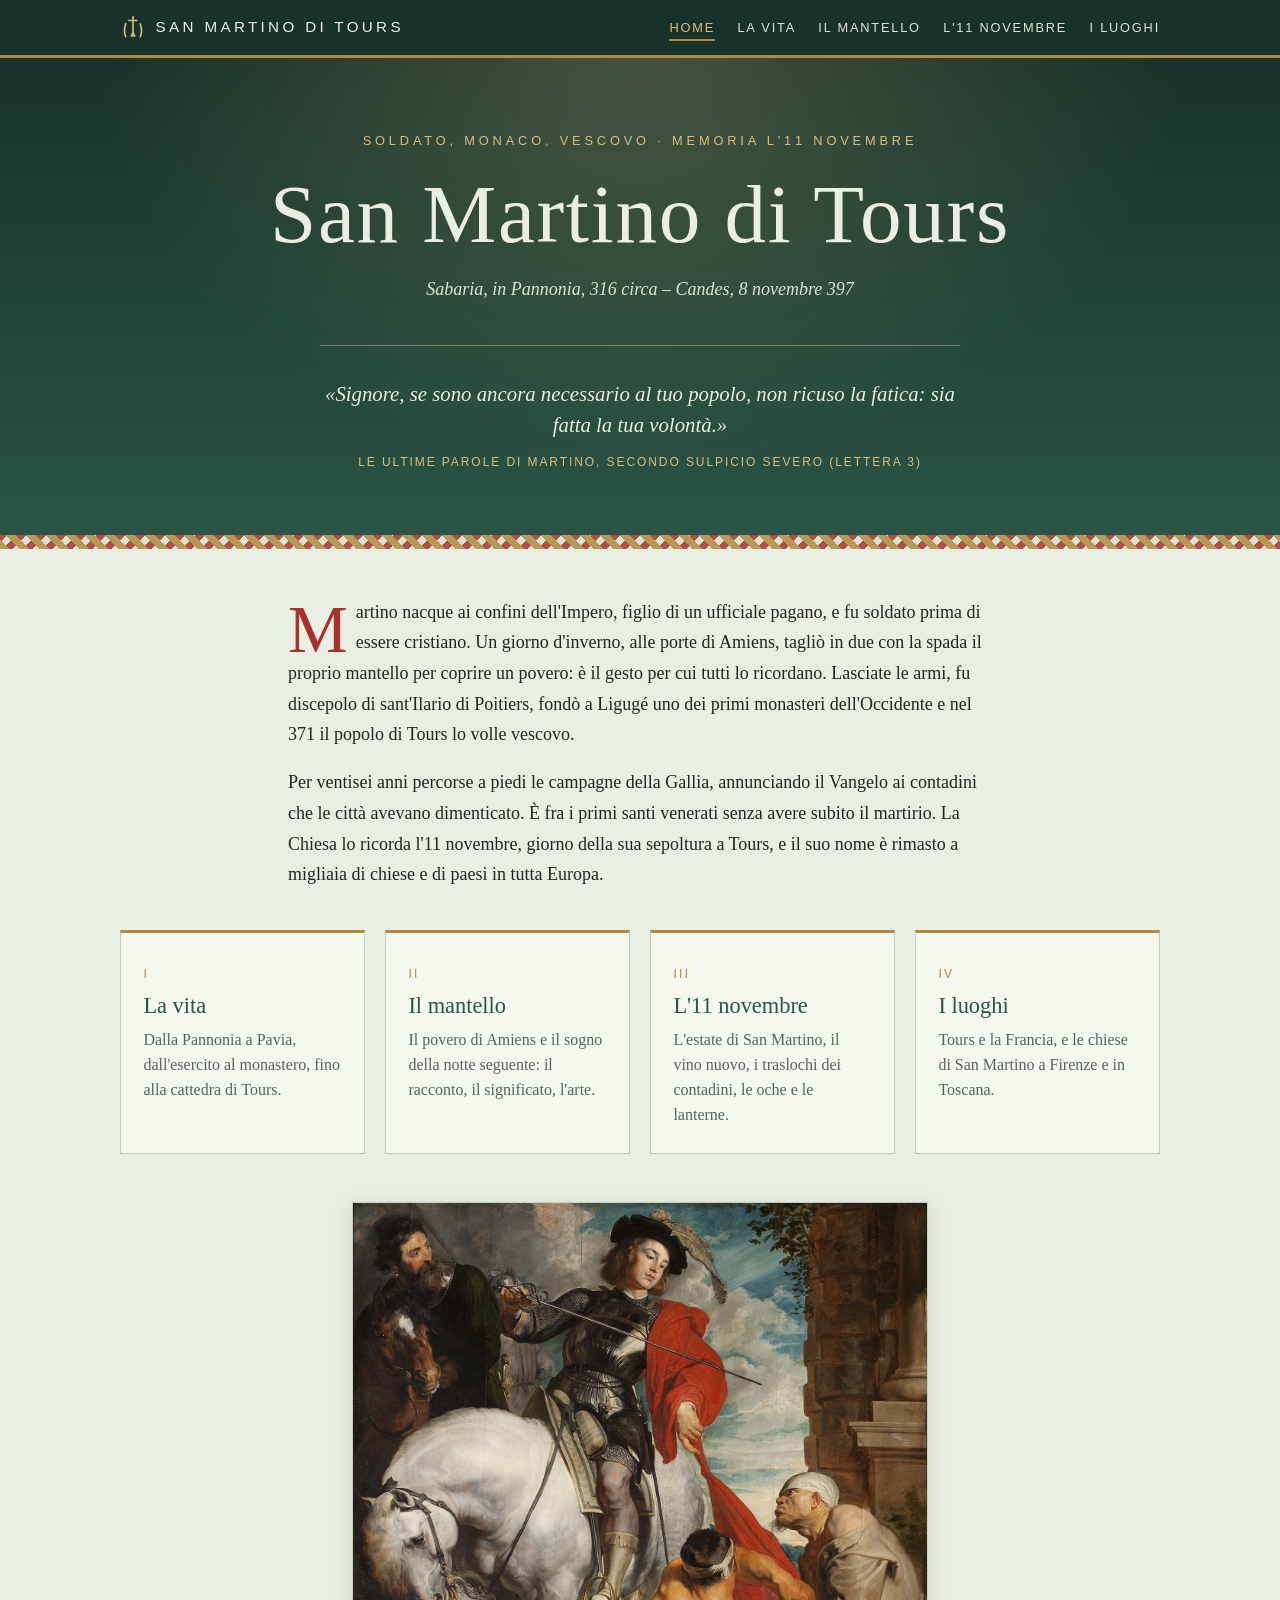
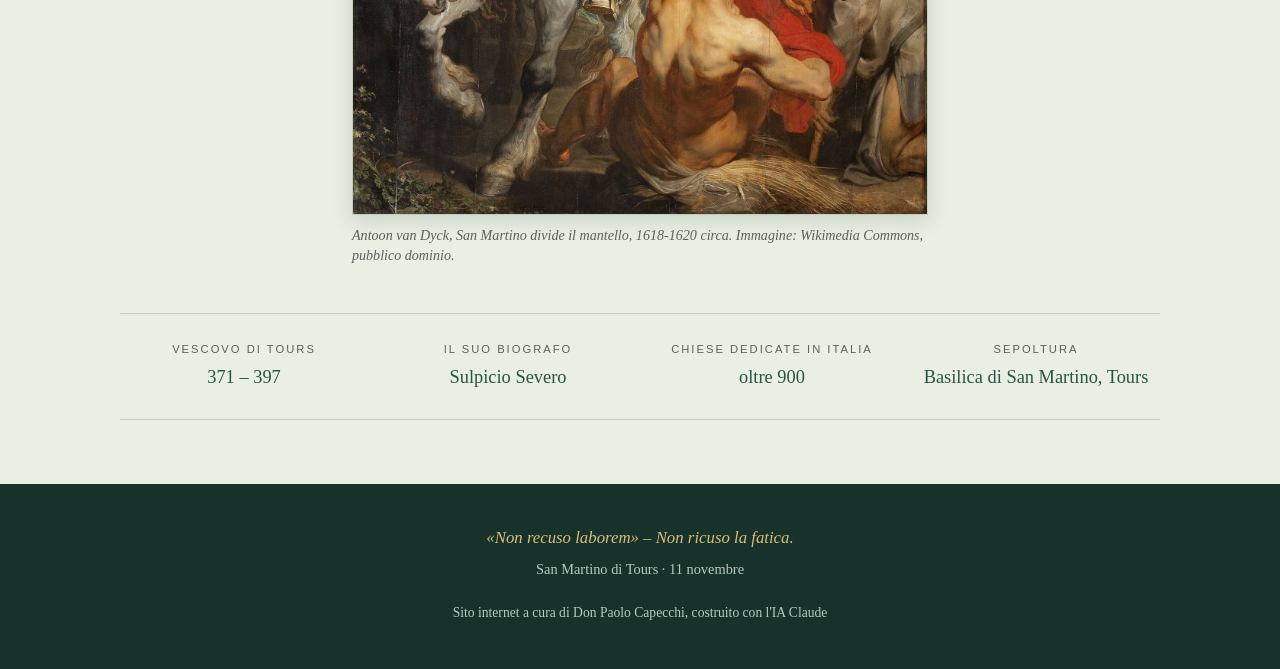
<file: index.html>
<!DOCTYPE html>
<html lang="it">
<head>
<meta charset="utf-8">
<meta name="viewport" content="width=device-width, initial-scale=1">
<title>San Martino di Tours, soldato, monaco e vescovo</title>
<meta name="description" content="La vita di san Martino di Tours (316 circa – 397), il mantello diviso con il povero, le tradizioni dell'11 novembre e i luoghi a lui dedicati.">
<link rel="stylesheet" href="css/style.css">
</head>
<body>

<header class="testata">
  <div class="testata-interno">
    <a class="marchio" href="index.html">
      <svg viewBox="0 0 32 32" aria-hidden="true"><g fill="none" stroke="#d9bd7a" stroke-width="2" stroke-linecap="round" stroke-linejoin="round"><path d="M16 3v20M11 8h10M16 23l-2 4h4z"/><path d="M7 12c-2 6-2 11 0 16M25 12c2 6 2 11 0 16"/></g></svg>
      San Martino di Tours
    </a>
    <nav aria-label="Sezioni del sito">
      <ul class="menu">
        <li><a href="index.html" aria-current="page">Home</a></li>
        <li><a href="vita.html">La vita</a></li>
        <li><a href="mantello.html">Il mantello</a></li>
        <li><a href="tradizioni.html">L'11 novembre</a></li>
        <li><a href="luoghi.html">I luoghi</a></li>
      </ul>
    </nav>
  </div>
</header>

<main>
  <section class="copertina">
    <p class="sopratitolo">Soldato, monaco, vescovo · Memoria l'11 novembre</p>
    <h1>San Martino di Tours</h1>
    <p class="date">Sabaria, in Pannonia, 316 circa – Candes, 8 novembre 397</p>
    <blockquote>
      «Signore, se sono ancora necessario al tuo popolo, non ricuso la fatica:
      sia fatta la tua volontà.»
      <cite>Le ultime parole di Martino, secondo Sulpicio Severo (Lettera 3)</cite>
    </blockquote>
  </section>
  <div class="mosaico" aria-hidden="true"></div>

  <div class="colonna larga">
    <div class="colonna" style="padding:0">
      <p class="capolettera">Martino nacque ai confini dell'Impero, figlio di un ufficiale pagano, e
      fu soldato prima di essere cristiano. Un giorno d'inverno, alle porte di Amiens, tagliò in due
      con la spada il proprio mantello per coprire un povero: è il gesto per cui tutti lo ricordano.
      Lasciate le armi, fu discepolo di sant'Ilario di Poitiers, fondò a Ligugé uno dei primi
      monasteri dell'Occidente e nel 371 il popolo di Tours lo volle vescovo.</p>
      <p>Per ventisei anni percorse a piedi le campagne della Gallia, annunciando il Vangelo ai
      contadini che le città avevano dimenticato. È fra i primi santi venerati senza avere subito il
      martirio. La Chiesa lo ricorda l'11 novembre, giorno della sua sepoltura a Tours, e il suo nome
      è rimasto a migliaia di chiese e di paesi in tutta Europa.</p>
    </div>

    <div class="schede">
      <a class="scheda" href="vita.html">
        <span class="numero">I</span>
        <h2>La vita</h2>
        <p>Dalla Pannonia a Pavia, dall'esercito al monastero, fino alla cattedra di Tours.</p>
      </a>
      <a class="scheda" href="mantello.html">
        <span class="numero">II</span>
        <h2>Il mantello</h2>
        <p>Il povero di Amiens e il sogno della notte seguente: il racconto, il significato, l'arte.</p>
      </a>
      <a class="scheda" href="tradizioni.html">
        <span class="numero">III</span>
        <h2>L'11 novembre</h2>
        <p>L'estate di San Martino, il vino nuovo, i traslochi dei contadini, le oche e le lanterne.</p>
      </a>
      <a class="scheda" href="luoghi.html">
        <span class="numero">IV</span>
        <h2>I luoghi</h2>
        <p>Tours e la Francia, e le chiese di San Martino a Firenze e in Toscana.</p>
      </a>
    </div>

    <figure class="figura ampia media">
      <a href="mantello.html"><img src="img/vandyck.jpg" width="1503" height="1600" loading="lazy"
        alt="Dipinto: Martino, giovane cavaliere in armatura su un cavallo bianco, taglia con la spada il mantello rosso che due mendicanti seminudi afferrano dal basso."></a>
      <figcaption>Antoon van Dyck, <em>San Martino divide il mantello</em>, 1618-1620 circa. Immagine: Wikimedia Commons, pubblico dominio.</figcaption>
    </figure>

    <dl class="dati">
      <div><dt>Vescovo di Tours</dt><dd>371 – 397</dd></div>
      <div><dt>Il suo biografo</dt><dd>Sulpicio Severo</dd></div>
      <div><dt>Chiese dedicate in Italia</dt><dd>oltre 900</dd></div>
      <div><dt>Sepoltura</dt><dd>Basilica di San Martino, Tours</dd></div>
    </dl>
  </div>
</main>

<footer class="piede">
  <p class="motto">«Non recuso laborem» – Non ricuso la fatica.</p>
  <p>San Martino di Tours · 11 novembre</p>
  <p style="margin-top:1.2rem; font-size:0.85rem">Sito internet a cura di Don Paolo Capecchi, costruito con l'IA Claude</p>
</footer>

</body>
</html>
</file>
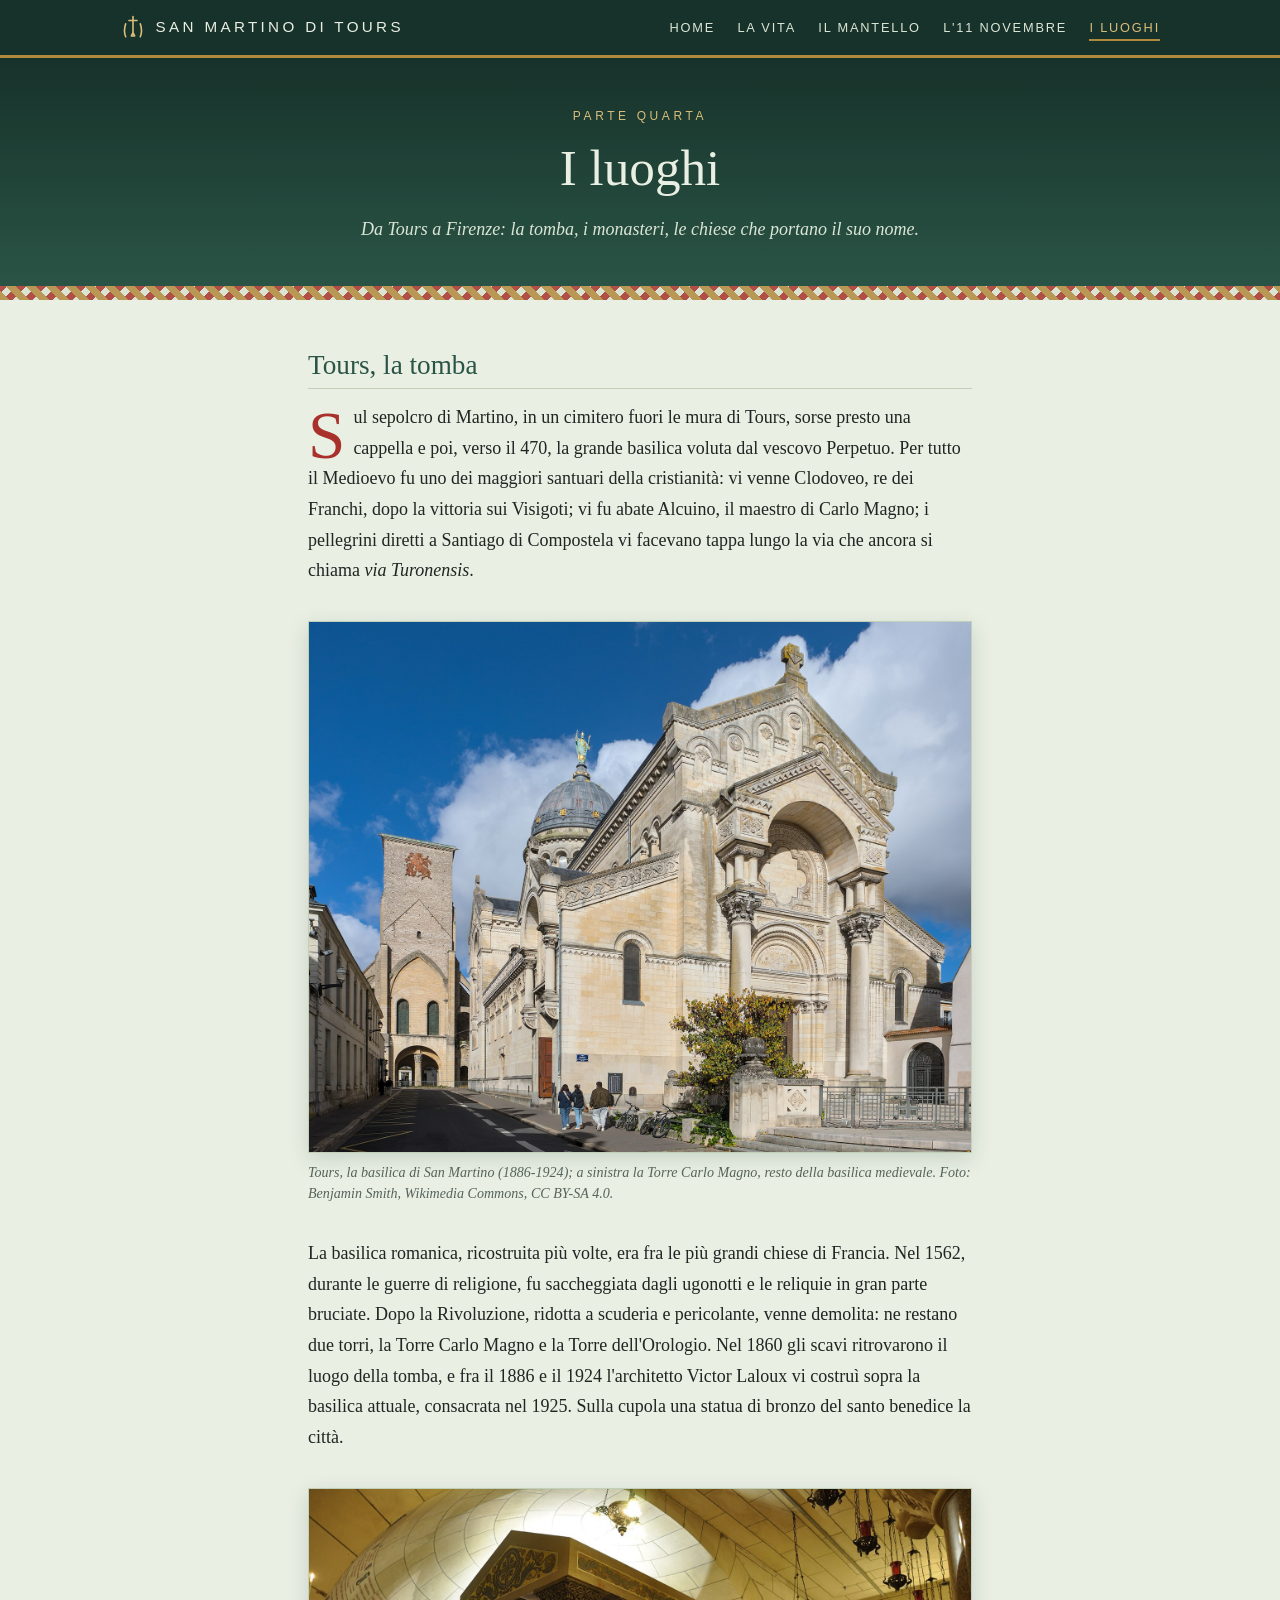
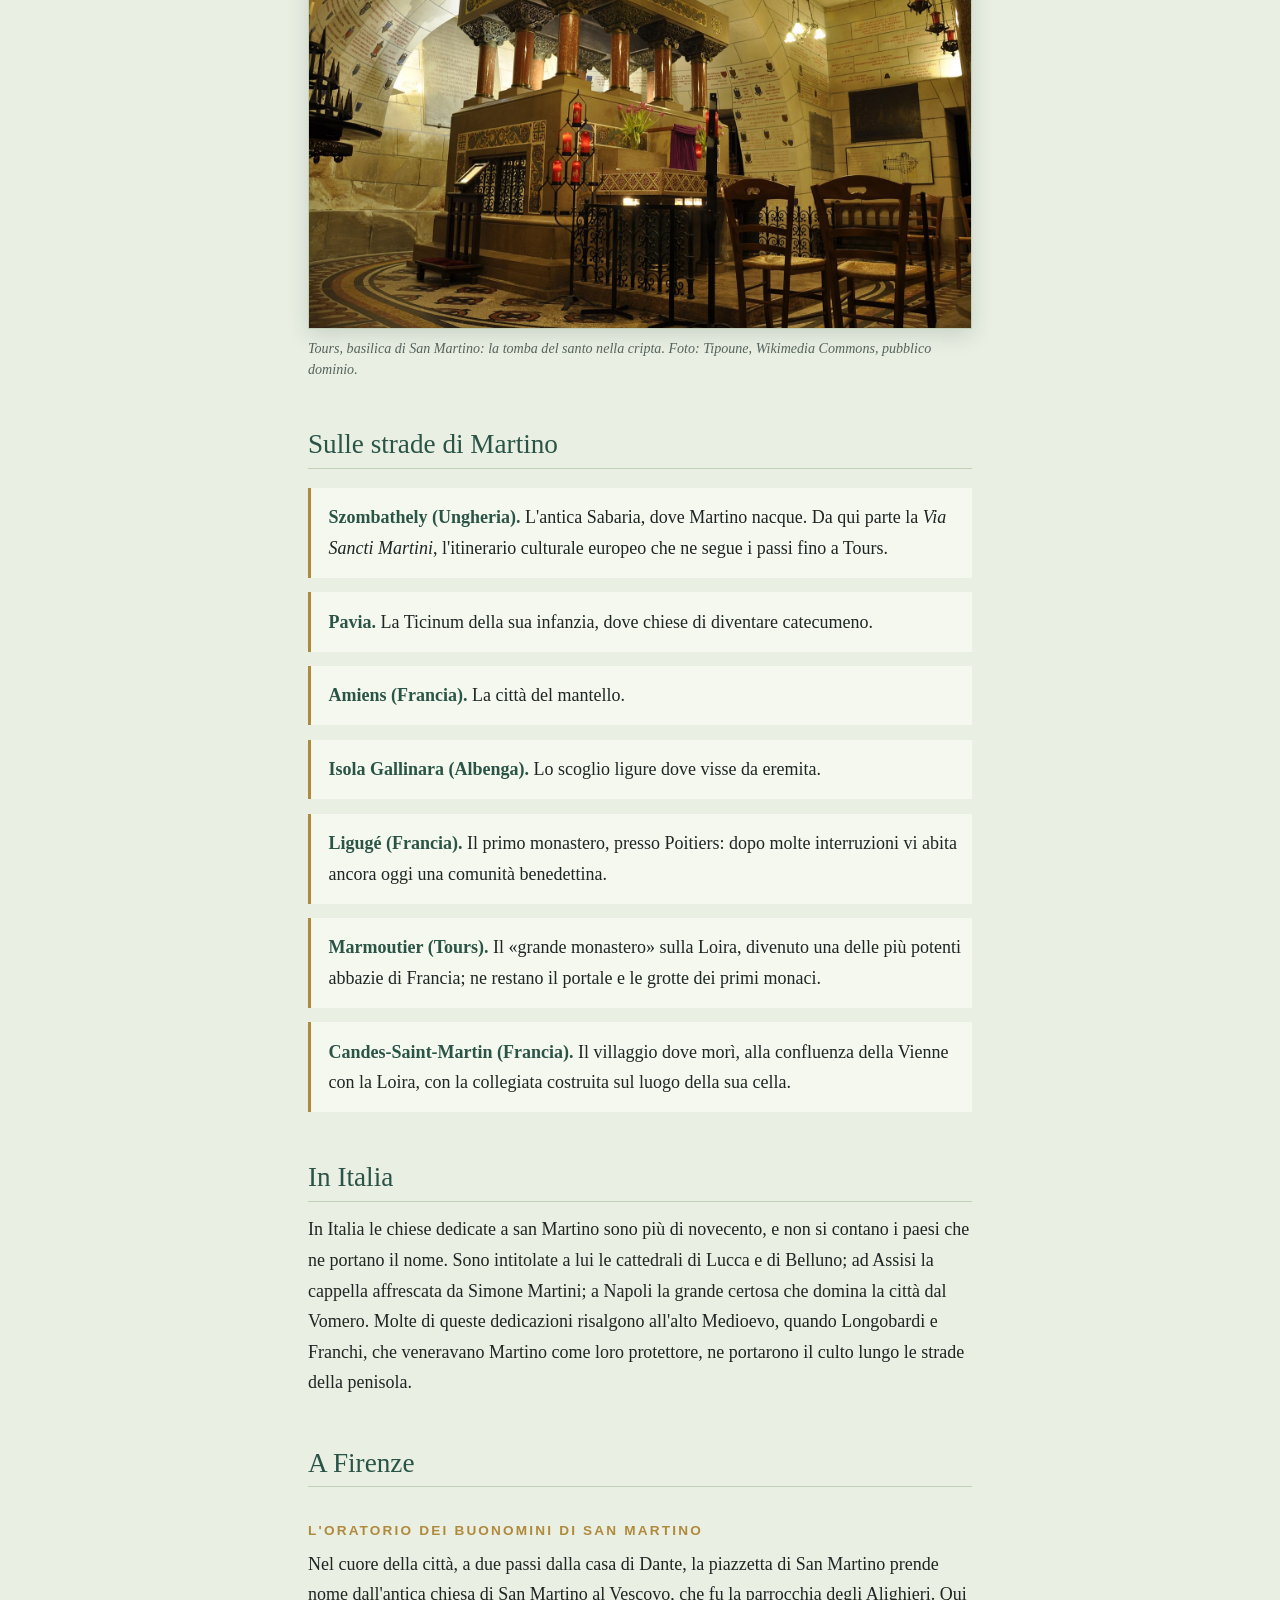
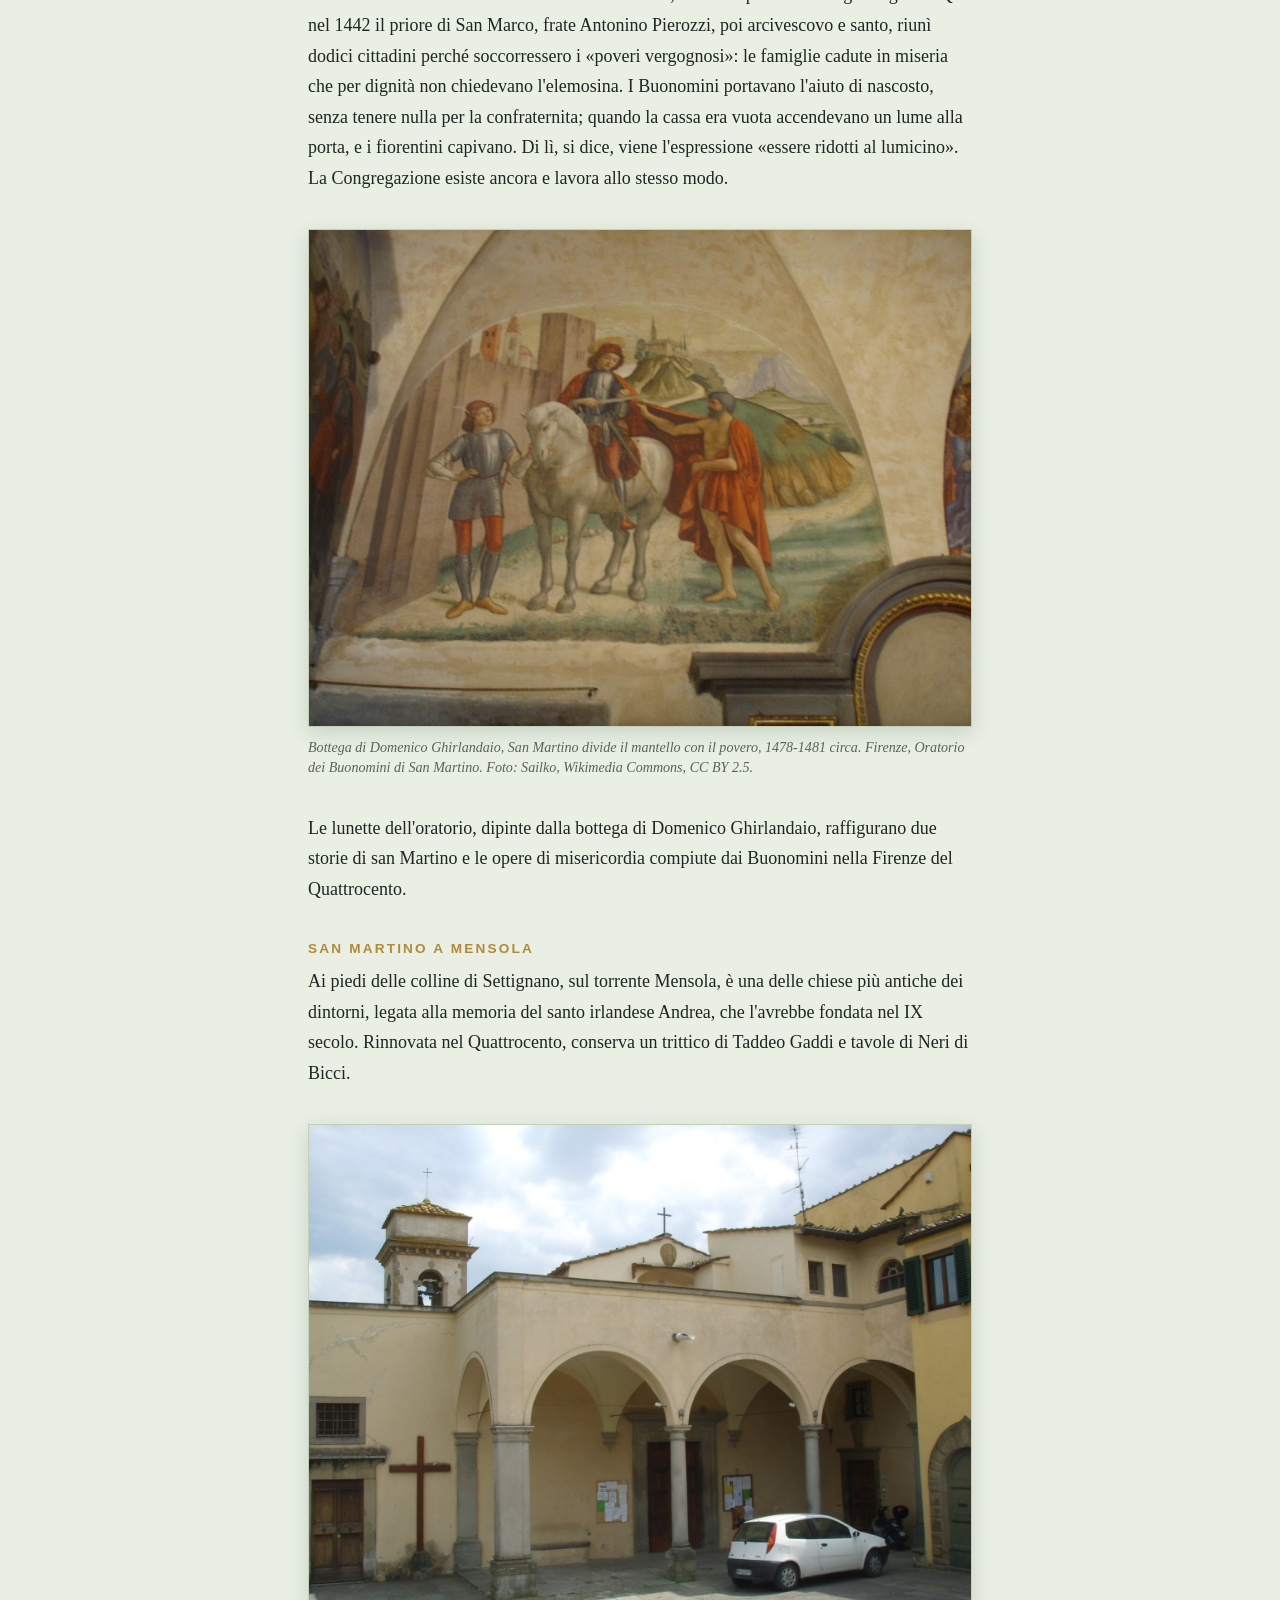
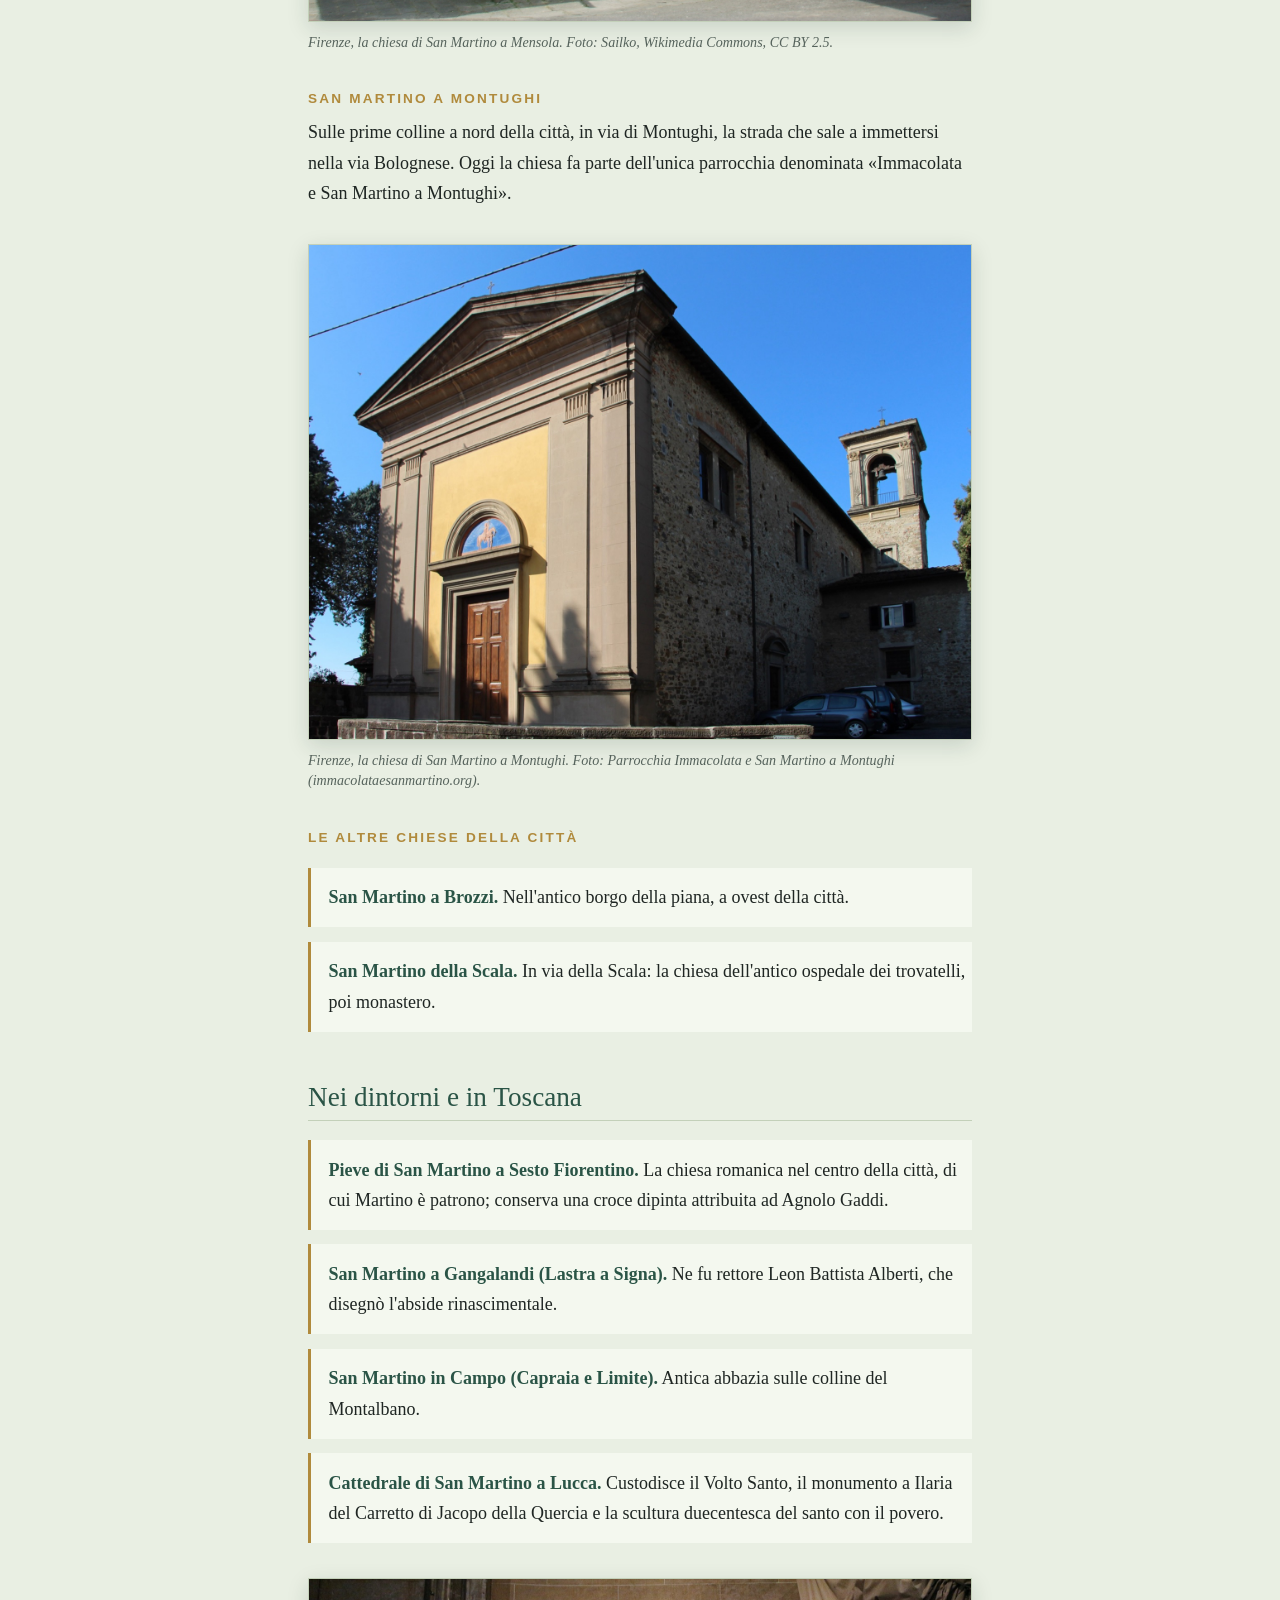
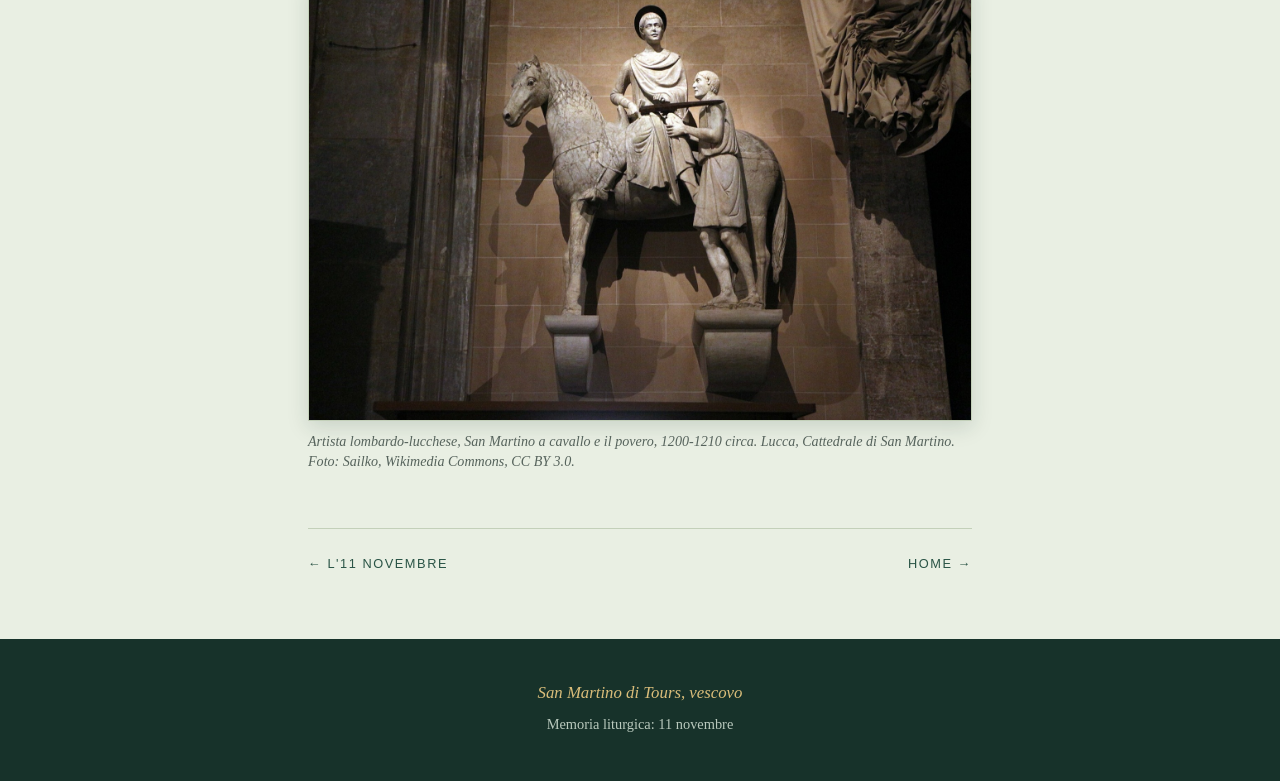
<file: luoghi.html>
<!DOCTYPE html>
<html lang="it">
<head>
<meta charset="utf-8">
<meta name="viewport" content="width=device-width, initial-scale=1">
<title>I luoghi · San Martino di Tours</title>
<meta name="description" content="I luoghi di san Martino: la basilica e la tomba a Tours, Ligugé, Marmoutier, Candes, e le chiese di San Martino a Firenze e in Toscana.">
<link rel="stylesheet" href="css/style.css">
</head>
<body>

<header class="testata">
  <div class="testata-interno">
    <a class="marchio" href="index.html">
      <svg viewBox="0 0 32 32" aria-hidden="true"><g fill="none" stroke="#d9bd7a" stroke-width="2" stroke-linecap="round" stroke-linejoin="round"><path d="M16 3v20M11 8h10M16 23l-2 4h4z"/><path d="M7 12c-2 6-2 11 0 16M25 12c2 6 2 11 0 16"/></g></svg>
      San Martino di Tours
    </a>
    <nav aria-label="Sezioni del sito">
      <ul class="menu">
        <li><a href="index.html">Home</a></li>
        <li><a href="vita.html">La vita</a></li>
        <li><a href="mantello.html">Il mantello</a></li>
        <li><a href="tradizioni.html">L'11 novembre</a></li>
        <li><a href="luoghi.html" aria-current="page">I luoghi</a></li>
      </ul>
    </nav>
  </div>
</header>

<main>
  <section class="titolo-pagina">
    <p class="sopratitolo">Parte quarta</p>
    <h1>I luoghi</h1>
    <p class="occhiello">Da Tours a Firenze: la tomba, i monasteri, le chiese che portano il suo nome.</p>
  </section>
  <div class="mosaico" aria-hidden="true"></div>

  <article class="colonna">

    <h2>Tours, la tomba</h2>
    <p class="capolettera">Sul sepolcro di Martino, in un cimitero fuori le mura di Tours, sorse
    presto una cappella e poi, verso il 470, la grande basilica voluta dal vescovo Perpetuo. Per
    tutto il Medioevo fu uno dei maggiori santuari della cristianità: vi venne Clodoveo, re dei
    Franchi, dopo la vittoria sui Visigoti; vi fu abate Alcuino, il maestro di Carlo Magno; i
    pellegrini diretti a Santiago di Compostela vi facevano tappa lungo la via che ancora si chiama
    <em>via Turonensis</em>.</p>
    <figure class="figura">
      <img src="img/basilica.jpg" width="1600" height="1280" loading="lazy"
        alt="Fotografia: la basilica in pietra chiara, con la cupola sormontata dalla statua del santo; a sinistra, in fondo alla via, la torre medievale.">
      <figcaption>Tours, la basilica di San Martino (1886-1924); a sinistra la Torre Carlo Magno, resto della basilica medievale. Foto: Benjamin Smith, Wikimedia Commons, CC BY-SA 4.0.</figcaption>
    </figure>
    <p>La basilica romanica, ricostruita più volte, era fra le più grandi chiese di Francia. Nel
    1562, durante le guerre di religione, fu saccheggiata dagli ugonotti e le reliquie in gran
    parte bruciate. Dopo la Rivoluzione, ridotta a scuderia e pericolante, venne demolita: ne
    restano due torri, la Torre Carlo Magno e la Torre dell'Orologio. Nel 1860 gli scavi
    ritrovarono il luogo della tomba, e fra il 1886 e il 1924 l'architetto Victor Laloux vi
    costruì sopra la basilica attuale, consacrata nel 1925. Sulla cupola una statua di bronzo del
    santo benedice la città.</p>
    <figure class="figura">
      <img src="img/tomba.jpg" width="1600" height="1062" loading="lazy"
        alt="Fotografia: la cripta della basilica, con il sepolcro del santo sotto un'edicola a colonne di granito, circondato da lumi rossi.">
      <figcaption>Tours, basilica di San Martino: la tomba del santo nella cripta. Foto: Tipoune, Wikimedia Commons, pubblico dominio.</figcaption>
    </figure>

    <h2>Sulle strade di Martino</h2>
    <ul class="luoghi">
      <li><strong>Szombathely (Ungheria).</strong> L'antica Sabaria, dove Martino nacque. Da qui
      parte la <em>Via Sancti Martini</em>, l'itinerario culturale europeo che ne segue i passi
      fino a Tours.</li>
      <li><strong>Pavia.</strong> La Ticinum della sua infanzia, dove chiese di diventare
      catecumeno.</li>
      <li><strong>Amiens (Francia).</strong> La città del mantello.</li>
      <li><strong>Isola Gallinara (Albenga).</strong> Lo scoglio ligure dove visse da eremita.</li>
      <li><strong>Ligugé (Francia).</strong> Il primo monastero, presso Poitiers: dopo molte
      interruzioni vi abita ancora oggi una comunità benedettina.</li>
      <li><strong>Marmoutier (Tours).</strong> Il «grande monastero» sulla Loira, divenuto una
      delle più potenti abbazie di Francia; ne restano il portale e le grotte dei primi monaci.</li>
      <li><strong>Candes-Saint-Martin (Francia).</strong> Il villaggio dove morì, alla confluenza
      della Vienne con la Loira, con la collegiata costruita sul luogo della sua cella.</li>
    </ul>

    <h2>In Italia</h2>
    <p>In Italia le chiese dedicate a san Martino sono più di novecento, e non si contano i
    paesi che ne portano il nome. Sono intitolate a lui le cattedrali di Lucca e di Belluno; ad
    Assisi la cappella affrescata da Simone Martini; a Napoli la grande certosa che domina la città
    dal Vomero. Molte di queste dedicazioni risalgono all'alto Medioevo, quando Longobardi e
    Franchi, che veneravano Martino come loro protettore, ne portarono il culto lungo le strade
    della penisola.</p>

    <h2>A Firenze</h2>
    <h3>L'Oratorio dei Buonomini di San Martino</h3>
    <p>Nel cuore della città, a due passi dalla casa di Dante, la piazzetta di San Martino prende
    nome dall'antica chiesa di San Martino al Vescovo, che fu la parrocchia degli Alighieri. Qui
    nel 1442 il priore di San Marco, frate Antonino Pierozzi, poi arcivescovo e santo, riunì dodici
    cittadini perché soccorressero i «poveri vergognosi»: le famiglie cadute in miseria che per
    dignità non chiedevano l'elemosina. I Buonomini portavano l'aiuto di nascosto, senza tenere
    nulla per la confraternita; quando la cassa era vuota accendevano un lume alla porta, e i
    fiorentini capivano. Di lì, si dice, viene l'espressione «essere ridotti al lumicino». La
    Congregazione esiste ancora e lavora allo stesso modo.</p>
    <figure class="figura">
      <img src="img/buonomini.jpg" width="1600" height="1200" loading="lazy"
        alt="Affresco in una lunetta: Martino a cavallo, davanti alle mura di una città, divide il mantello rosso con un povero; a sinistra un giovane scudiero.">
      <figcaption>Bottega di Domenico Ghirlandaio, <em>San Martino divide il mantello con il povero</em>, 1478-1481 circa. Firenze, Oratorio dei Buonomini di San Martino. Foto: Sailko, Wikimedia Commons, CC BY 2.5.</figcaption>
    </figure>
    <p>Le lunette dell'oratorio, dipinte dalla bottega di Domenico Ghirlandaio, raffigurano due
    storie di san Martino e le opere di misericordia compiute dai Buonomini nella Firenze del
    Quattrocento.</p>

    <h3>San Martino a Mensola</h3>
    <p>Ai piedi delle colline di Settignano, sul torrente Mensola, è una delle chiese più antiche
    dei dintorni, legata alla memoria del santo irlandese Andrea, che l'avrebbe fondata nel IX
    secolo. Rinnovata nel Quattrocento, conserva un trittico di Taddeo Gaddi e tavole di Neri di
    Bicci.</p>
    <figure class="figura">
      <img src="img/mensola.jpg" width="1600" height="1200" loading="lazy"
        alt="Fotografia: la facciata della chiesa, preceduta da un portico a tre arcate, con il piccolo campanile a sinistra.">
      <figcaption>Firenze, la chiesa di San Martino a Mensola. Foto: Sailko, Wikimedia Commons, CC BY 2.5.</figcaption>
    </figure>

    <h3>San Martino a Montughi</h3>
    <p>Sulle prime colline a nord della città, in via di Montughi, la strada che sale a
    immettersi nella via Bolognese. Oggi la chiesa fa parte dell'unica parrocchia denominata
    «Immacolata e San Martino a Montughi».</p>
    <figure class="figura">
      <img src="img/montughi.jpg" width="1600" height="1194" loading="lazy"
        alt="Fotografia: la facciata neoclassica della chiesa, con il timpano e il portale sormontato da una lunetta, il fianco in pietra e il piccolo campanile sul retro.">
      <figcaption>Firenze, la chiesa di San Martino a Montughi. Foto: Parrocchia Immacolata e San Martino a Montughi (immacolataesanmartino.org).</figcaption>
    </figure>

    <h3>Le altre chiese della città</h3>
    <ul class="luoghi">
      <li><strong>San Martino a Brozzi.</strong> Nell'antico borgo della piana, a ovest della
      città.</li>
      <li><strong>San Martino della Scala.</strong> In via della Scala: la chiesa dell'antico
      ospedale dei trovatelli, poi monastero.</li>
    </ul>

    <h2>Nei dintorni e in Toscana</h2>
    <ul class="luoghi">
      <li><strong>Pieve di San Martino a Sesto Fiorentino.</strong> La chiesa romanica nel centro
      della città, di cui Martino è patrono; conserva una croce dipinta attribuita ad Agnolo
      Gaddi.</li>
      <li><strong>San Martino a Gangalandi (Lastra a Signa).</strong> Ne fu rettore Leon Battista
      Alberti, che disegnò l'abside rinascimentale.</li>
      <li><strong>San Martino in Campo (Capraia e Limite).</strong> Antica abbazia sulle colline
      del Montalbano.</li>
      <li><strong>Cattedrale di San Martino a Lucca.</strong> Custodisce il Volto Santo, il
      monumento a Ilaria del Carretto di Jacopo della Quercia e la scultura duecentesca del santo
      con il povero.</li>
    </ul>
    <figure class="figura">
      <img src="img/lucca.jpg" width="1600" height="1066" loading="lazy"
        alt="Gruppo scultoreo in pietra: Martino a cavallo taglia il mantello, che il povero in piedi accanto a lui tiene con le mani.">
      <figcaption>Artista lombardo-lucchese, <em>San Martino a cavallo e il povero</em>, 1200-1210 circa. Lucca, Cattedrale di San Martino. Foto: Sailko, Wikimedia Commons, CC BY 3.0.</figcaption>
    </figure>

    <nav class="prosegui" aria-label="Pagine vicine">
      <a href="tradizioni.html">← L'11 novembre</a>
      <a class="avanti" href="index.html">Home →</a>
    </nav>
  </article>
</main>

<footer class="piede">
  <p class="motto">San Martino di Tours, vescovo</p>
  <p>Memoria liturgica: 11 novembre</p>
</footer>

</body>
</html>
</file>
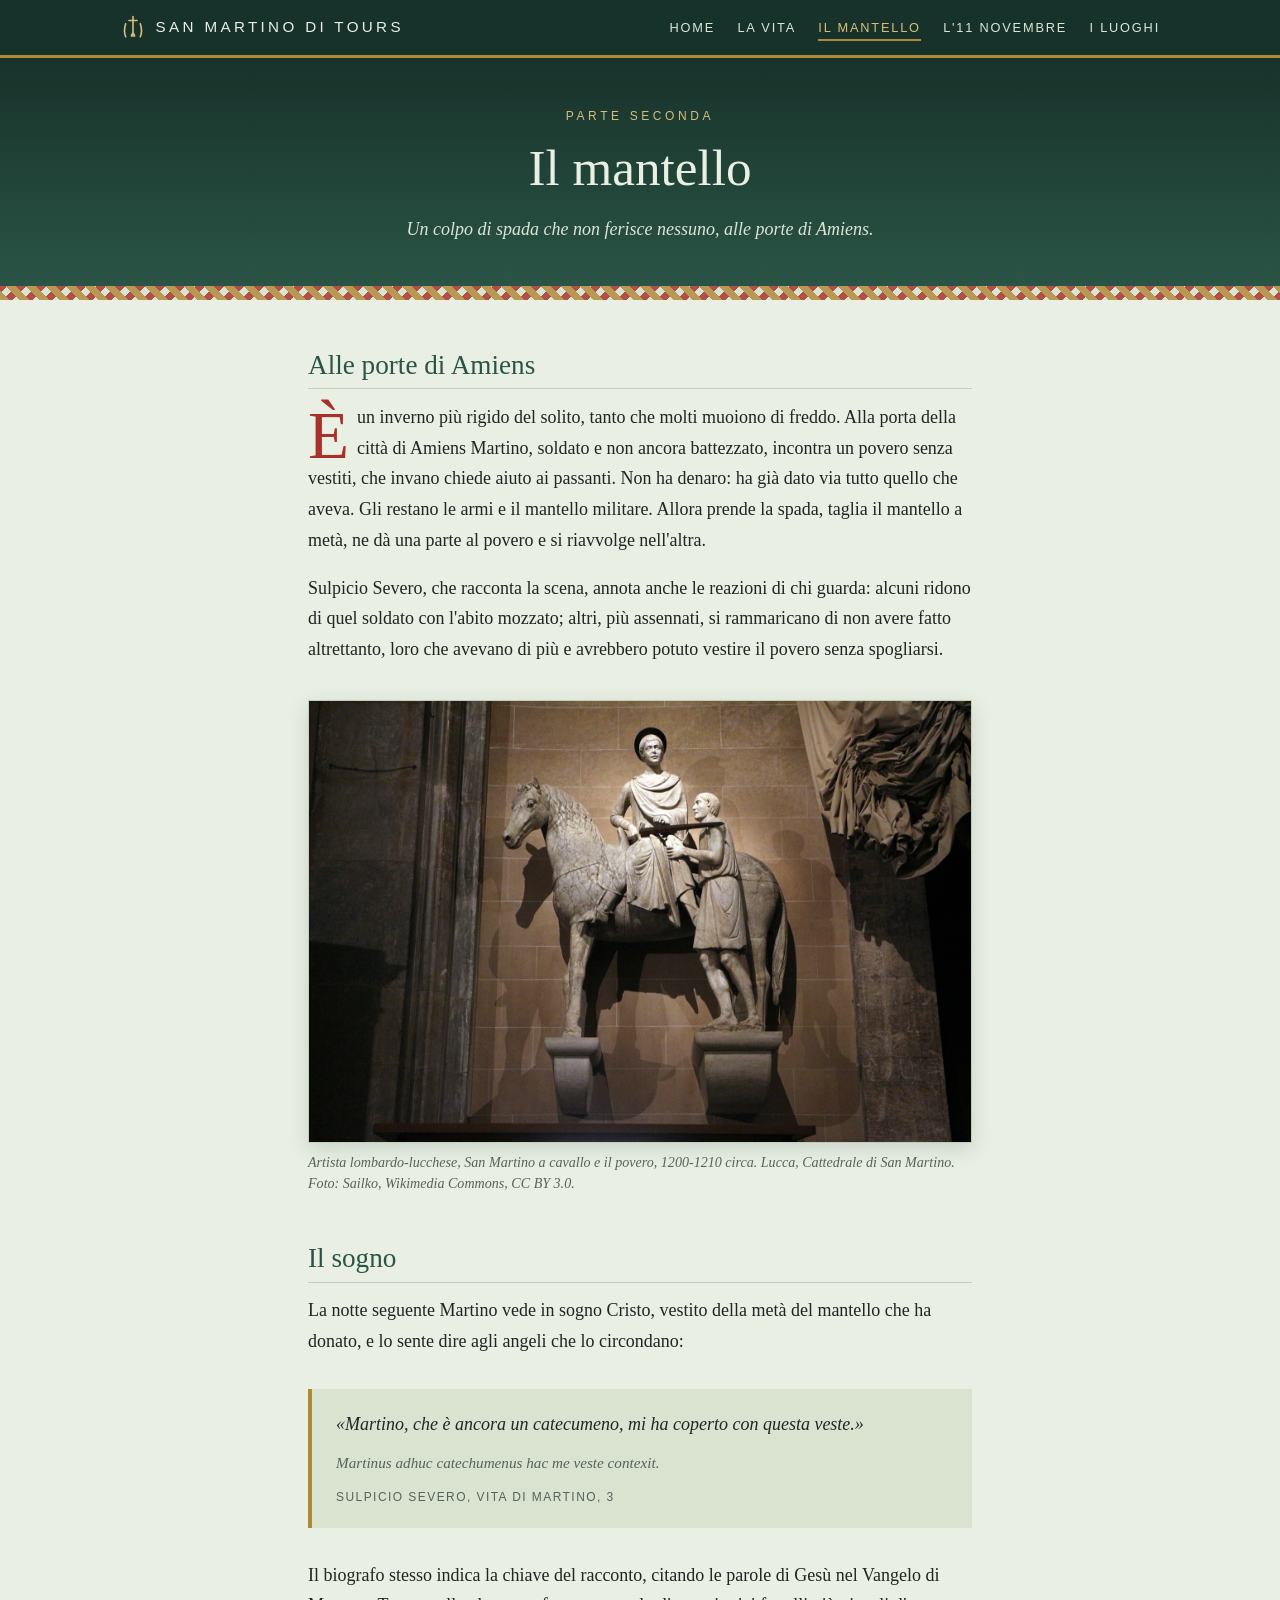
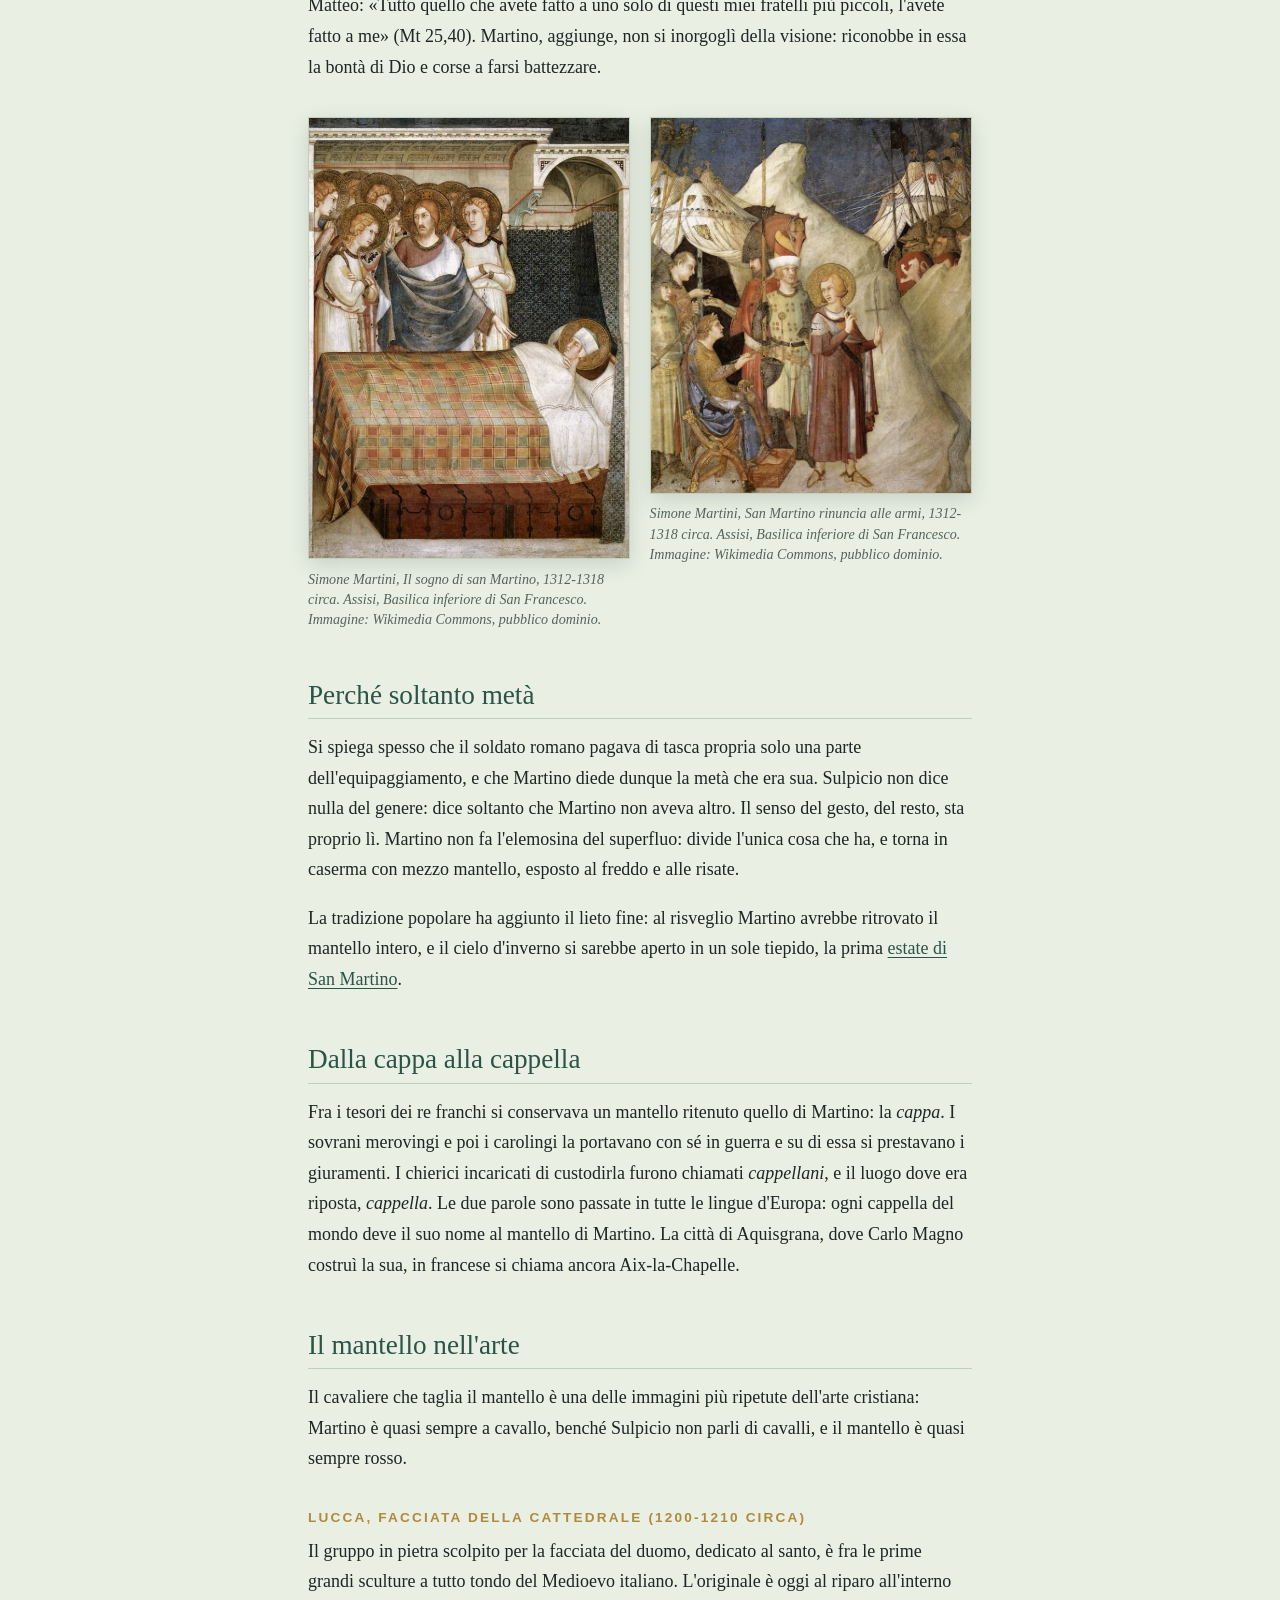
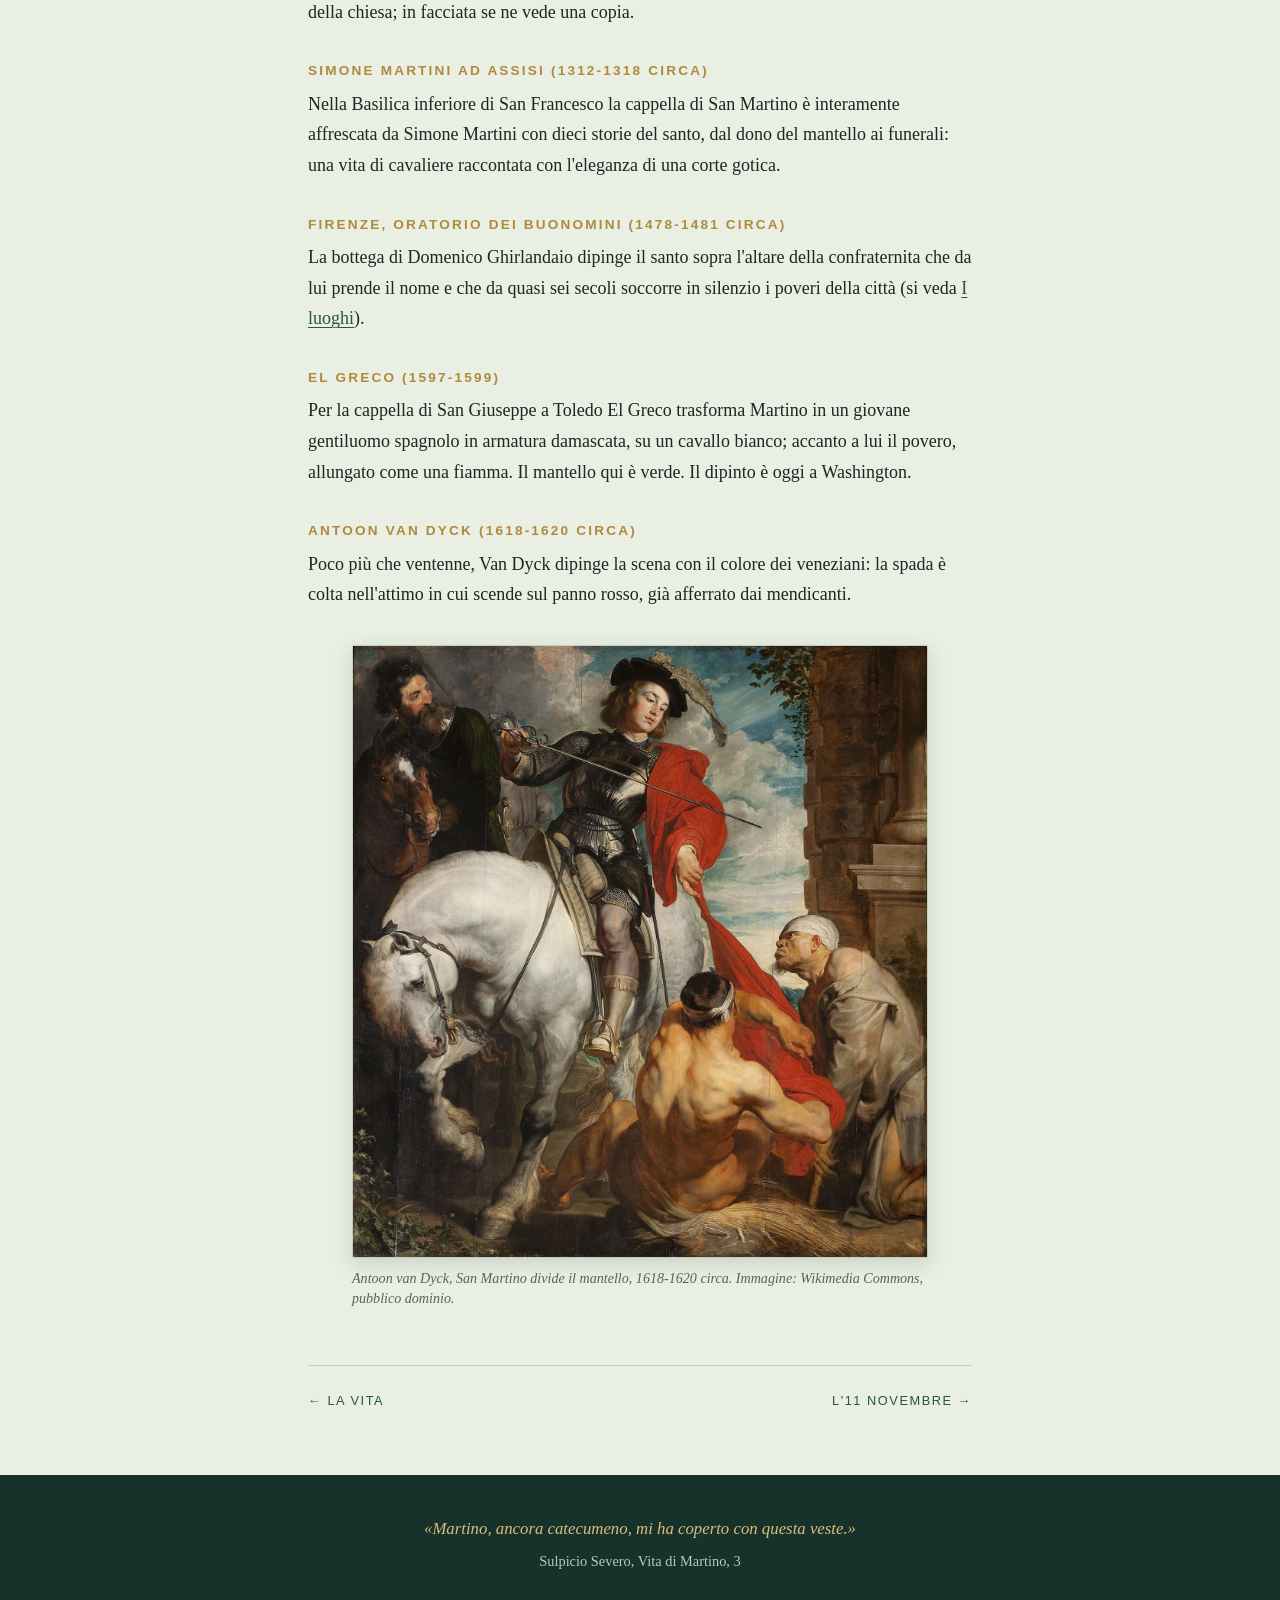
<file: mantello.html>
<!DOCTYPE html>
<html lang="it">
<head>
<meta charset="utf-8">
<meta name="viewport" content="width=device-width, initial-scale=1">
<title>Il mantello · San Martino di Tours</title>
<meta name="description" content="San Martino e il povero di Amiens: il racconto di Sulpicio Severo, il sogno, l'origine della parola cappella, il mantello nell'arte.">
<link rel="stylesheet" href="css/style.css">
</head>
<body>

<header class="testata">
  <div class="testata-interno">
    <a class="marchio" href="index.html">
      <svg viewBox="0 0 32 32" aria-hidden="true"><g fill="none" stroke="#d9bd7a" stroke-width="2" stroke-linecap="round" stroke-linejoin="round"><path d="M16 3v20M11 8h10M16 23l-2 4h4z"/><path d="M7 12c-2 6-2 11 0 16M25 12c2 6 2 11 0 16"/></g></svg>
      San Martino di Tours
    </a>
    <nav aria-label="Sezioni del sito">
      <ul class="menu">
        <li><a href="index.html">Home</a></li>
        <li><a href="vita.html">La vita</a></li>
        <li><a href="mantello.html" aria-current="page">Il mantello</a></li>
        <li><a href="tradizioni.html">L'11 novembre</a></li>
        <li><a href="luoghi.html">I luoghi</a></li>
      </ul>
    </nav>
  </div>
</header>

<main>
  <section class="titolo-pagina">
    <p class="sopratitolo">Parte seconda</p>
    <h1>Il mantello</h1>
    <p class="occhiello">Un colpo di spada che non ferisce nessuno, alle porte di Amiens.</p>
  </section>
  <div class="mosaico" aria-hidden="true"></div>

  <article class="colonna">

    <h2>Alle porte di Amiens</h2>
    <p class="capolettera">È un inverno più rigido del solito, tanto che molti muoiono di freddo.
    Alla porta della città di Amiens Martino, soldato e non ancora battezzato, incontra un povero
    senza vestiti, che invano chiede aiuto ai passanti. Non ha denaro: ha già dato via tutto quello
    che aveva. Gli restano le armi e il mantello militare. Allora prende la spada, taglia il
    mantello a metà, ne dà una parte al povero e si riavvolge nell'altra.</p>
    <p>Sulpicio Severo, che racconta la scena, annota anche le reazioni di chi guarda: alcuni
    ridono di quel soldato con l'abito mozzato; altri, più assennati, si rammaricano di non avere
    fatto altrettanto, loro che avevano di più e avrebbero potuto vestire il povero senza
    spogliarsi.</p>
    <figure class="figura">
      <img src="img/lucca.jpg" width="1600" height="1066" loading="lazy"
        alt="Gruppo scultoreo in pietra: Martino a cavallo taglia il mantello, che il povero in piedi accanto a lui tiene con le mani.">
      <figcaption>Artista lombardo-lucchese, <em>San Martino a cavallo e il povero</em>, 1200-1210 circa. Lucca, Cattedrale di San Martino. Foto: Sailko, Wikimedia Commons, CC BY 3.0.</figcaption>
    </figure>

    <h2>Il sogno</h2>
    <p>La notte seguente Martino vede in sogno Cristo, vestito della metà del mantello che ha
    donato, e lo sente dire agli angeli che lo circondano:</p>
    <blockquote class="citazione">
      <p>«Martino, che è ancora un catecumeno, mi ha coperto con questa veste.»
      <span class="latino">Martinus adhuc catechumenus hac me veste contexit.</span></p>
      <cite>Sulpicio Severo, Vita di Martino, 3</cite>
    </blockquote>
    <p>Il biografo stesso indica la chiave del racconto, citando le parole di Gesù nel Vangelo di
    Matteo: «Tutto quello che avete fatto a uno solo di questi miei fratelli più piccoli, l'avete
    fatto a me» (Mt 25,40). Martino, aggiunge, non si inorgoglì della visione: riconobbe in essa la
    bontà di Dio e corse a farsi battezzare.</p>
    <div class="coppia">
      <figure class="figura">
      <img src="img/sogno.jpg" width="1166" height="1600" loading="lazy"
        alt="Affresco: Martino dorme nel letto; accanto a lui Cristo, circondato da angeli, indossa la metà del mantello.">
      <figcaption>Simone Martini, <em>Il sogno di san Martino</em>, 1312-1318 circa. Assisi, Basilica inferiore di San Francesco. Immagine: Wikimedia Commons, pubblico dominio.</figcaption>
    </figure>
      <figure class="figura">
      <img src="img/rinuncia.jpg" width="1369" height="1600" loading="lazy"
        alt="Affresco: Martino, con la croce in mano, si congeda dall'imperatore seduto davanti alla tenda, fra i soldati dell'accampamento; oltre le rocce, l'esercito nemico.">
      <figcaption>Simone Martini, <em>San Martino rinuncia alle armi</em>, 1312-1318 circa. Assisi, Basilica inferiore di San Francesco. Immagine: Wikimedia Commons, pubblico dominio.</figcaption>
    </figure>
    </div>

    <h2>Perché soltanto metà</h2>
    <p>Si spiega spesso che il soldato romano pagava di tasca propria solo una parte
    dell'equipaggiamento, e che Martino diede dunque la metà che era sua. Sulpicio non dice nulla
    del genere: dice soltanto che Martino non aveva altro. Il senso del gesto, del resto, sta
    proprio lì. Martino non fa l'elemosina del superfluo: divide l'unica cosa che ha, e torna in
    caserma con mezzo mantello, esposto al freddo e alle risate.</p>
    <p>La tradizione popolare ha aggiunto il lieto fine: al risveglio Martino avrebbe ritrovato il
    mantello intero, e il cielo d'inverno si sarebbe aperto in un sole tiepido, la prima
    <a href="tradizioni.html">estate di San Martino</a>.</p>

    <h2>Dalla cappa alla cappella</h2>
    <p>Fra i tesori dei re franchi si conservava un mantello ritenuto quello di Martino: la
    <em>cappa</em>. I sovrani merovingi e poi i carolingi la portavano con sé in guerra e su di
    essa si prestavano i giuramenti. I chierici incaricati di custodirla furono chiamati
    <em>cappellani</em>, e il luogo dove era riposta, <em>cappella</em>. Le due parole sono passate
    in tutte le lingue d'Europa: ogni cappella del mondo deve il suo nome al mantello di Martino.
    La città di Aquisgrana, dove Carlo Magno costruì la sua, in francese si chiama ancora
    Aix-la-Chapelle.</p>

    <h2>Il mantello nell'arte</h2>
    <p>Il cavaliere che taglia il mantello è una delle immagini più ripetute dell'arte cristiana:
    Martino è quasi sempre a cavallo, benché Sulpicio non parli di cavalli, e il mantello è quasi
    sempre rosso.</p>
    <h3>Lucca, facciata della cattedrale (1200-1210 circa)</h3>
    <p>Il gruppo in pietra scolpito per la facciata del duomo, dedicato al santo, è fra le prime
    grandi sculture a tutto tondo del Medioevo italiano. L'originale è oggi al riparo all'interno
    della chiesa; in facciata se ne vede una copia.</p>
    <h3>Simone Martini ad Assisi (1312-1318 circa)</h3>
    <p>Nella Basilica inferiore di San Francesco la cappella di San Martino è interamente
    affrescata da Simone Martini con dieci storie del santo, dal dono del mantello ai funerali:
    una vita di cavaliere raccontata con l'eleganza di una corte gotica.</p>
    <h3>Firenze, Oratorio dei Buonomini (1478-1481 circa)</h3>
    <p>La bottega di Domenico Ghirlandaio dipinge il santo sopra l'altare della confraternita che
    da lui prende il nome e che da quasi sei secoli soccorre in silenzio i poveri della città
    (si veda <a href="luoghi.html">I luoghi</a>).</p>
    <h3>El Greco (1597-1599)</h3>
    <p>Per la cappella di San Giuseppe a Toledo El Greco trasforma Martino in un giovane
    gentiluomo spagnolo in armatura damascata, su un cavallo bianco; accanto a lui il povero,
    allungato come una fiamma. Il mantello qui è verde. Il dipinto è oggi a Washington.</p>
    <h3>Antoon van Dyck (1618-1620 circa)</h3>
    <p>Poco più che ventenne, Van Dyck dipinge la scena con il colore dei veneziani: la spada è
    colta nell'attimo in cui scende sul panno rosso, già afferrato dai mendicanti.</p>
    <figure class="figura media">
      <img src="img/vandyck.jpg" width="1503" height="1600" loading="lazy"
        alt="Dipinto: Martino, giovane cavaliere in armatura su un cavallo bianco, taglia con la spada il mantello rosso che due mendicanti seminudi afferrano dal basso.">
      <figcaption>Antoon van Dyck, <em>San Martino divide il mantello</em>, 1618-1620 circa. Immagine: Wikimedia Commons, pubblico dominio.</figcaption>
    </figure>

    <nav class="prosegui" aria-label="Pagine vicine">
      <a href="vita.html">← La vita</a>
      <a class="avanti" href="tradizioni.html">L'11 novembre →</a>
    </nav>
  </article>
</main>

<footer class="piede">
  <p class="motto">«Martino, ancora catecumeno, mi ha coperto con questa veste.»</p>
  <p>Sulpicio Severo, Vita di Martino, 3</p>
</footer>

</body>
</html>
</file>
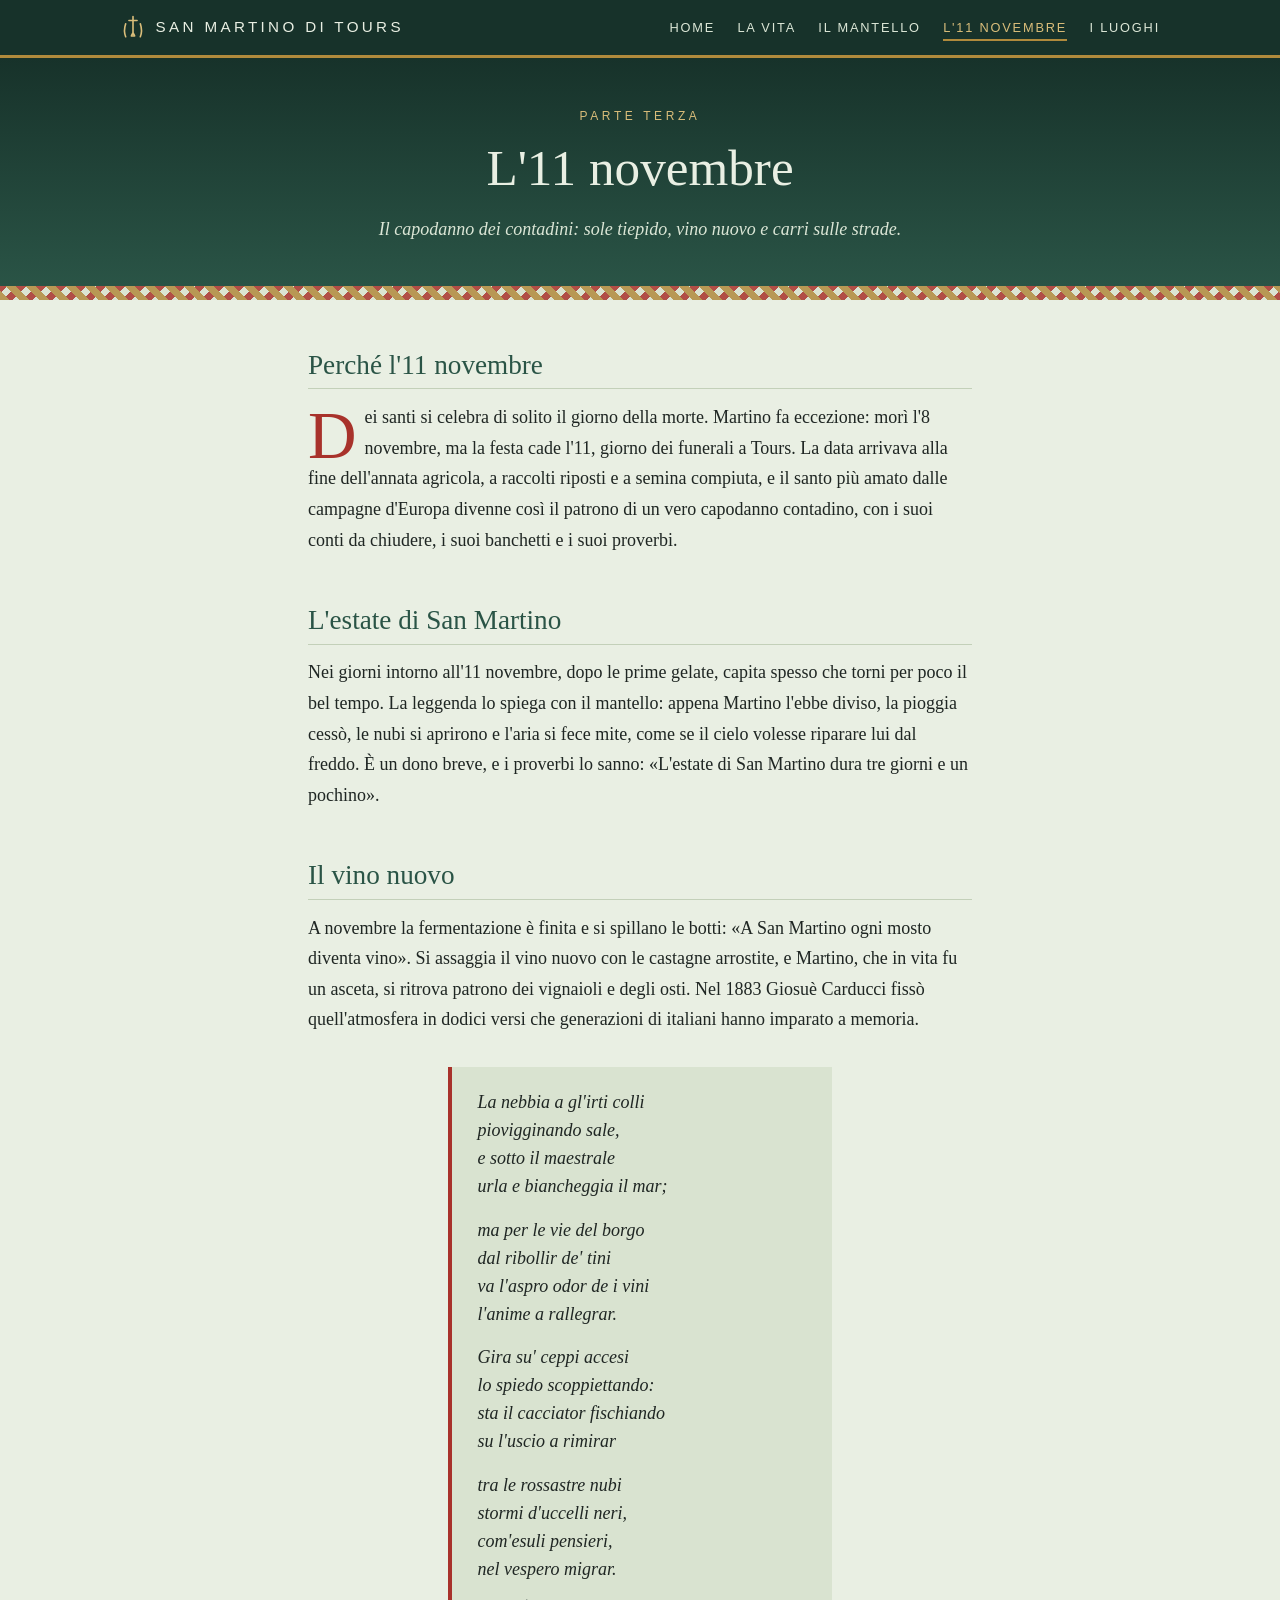
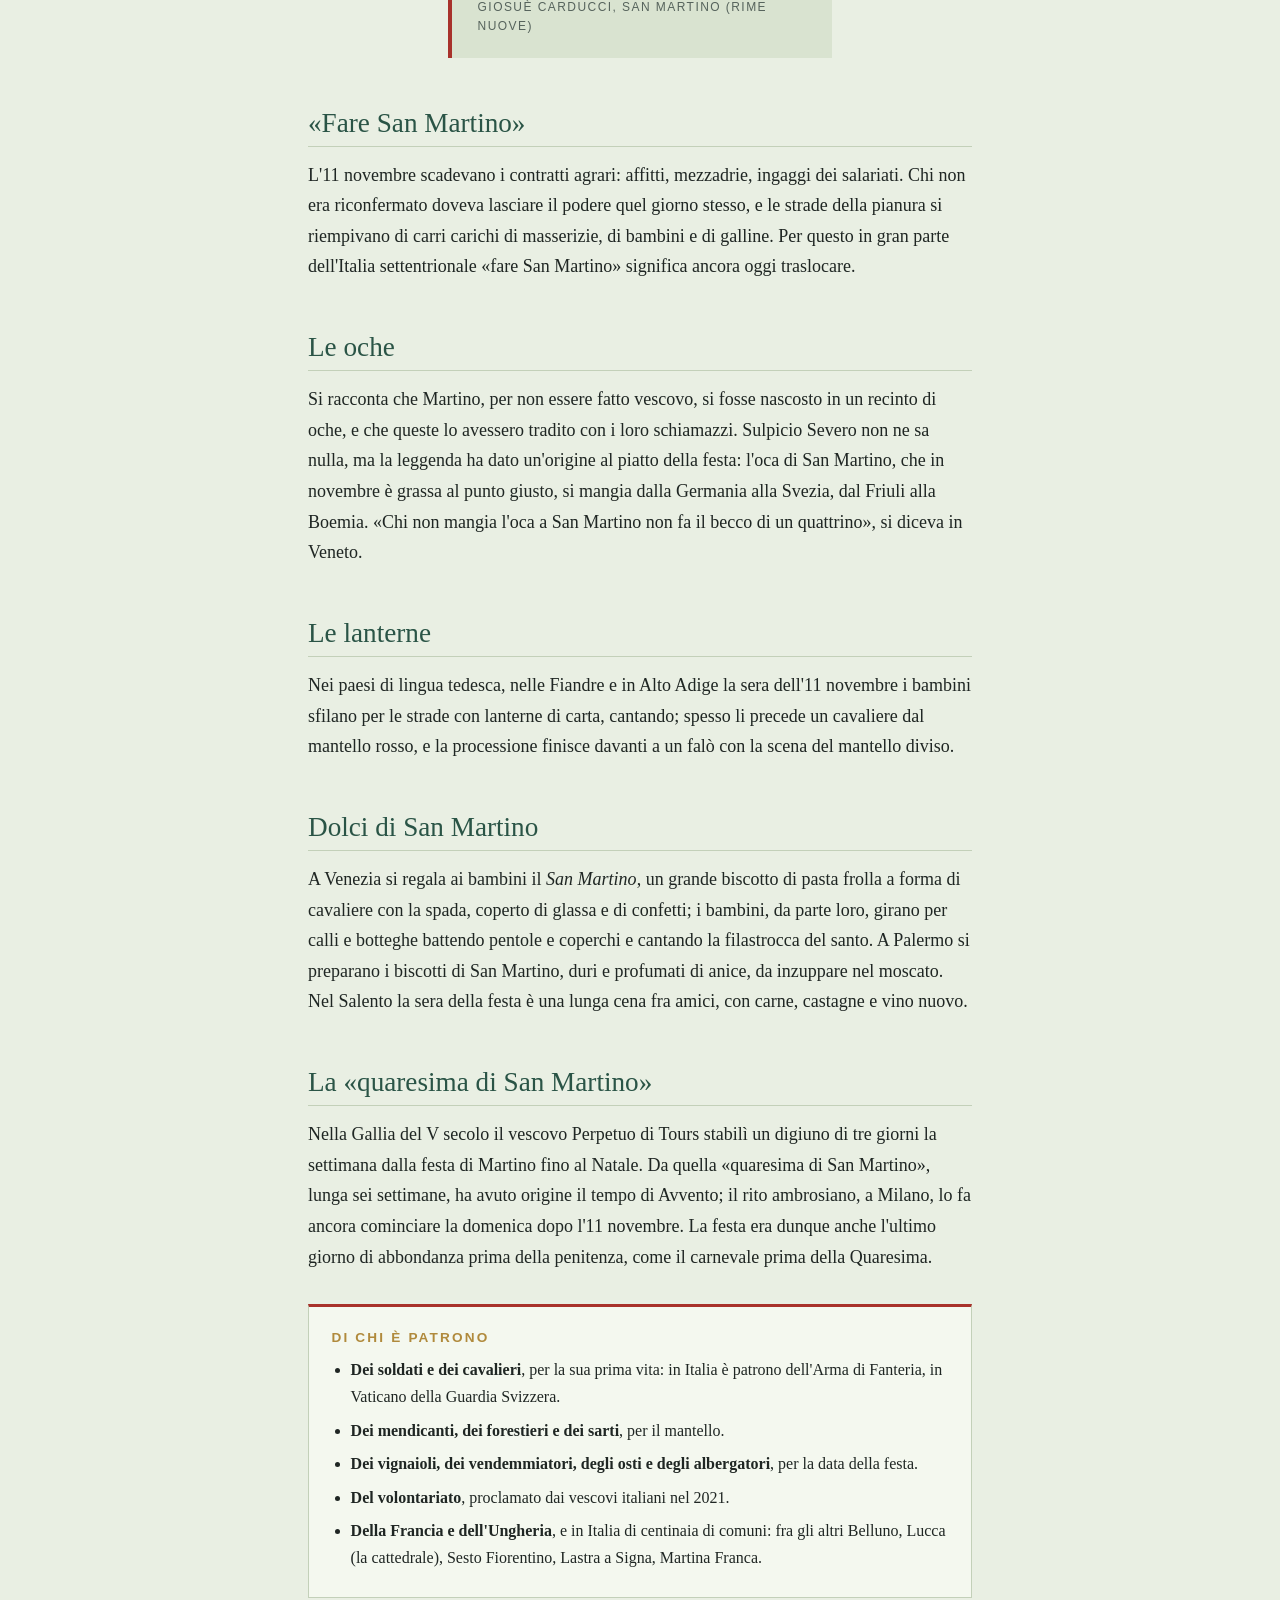
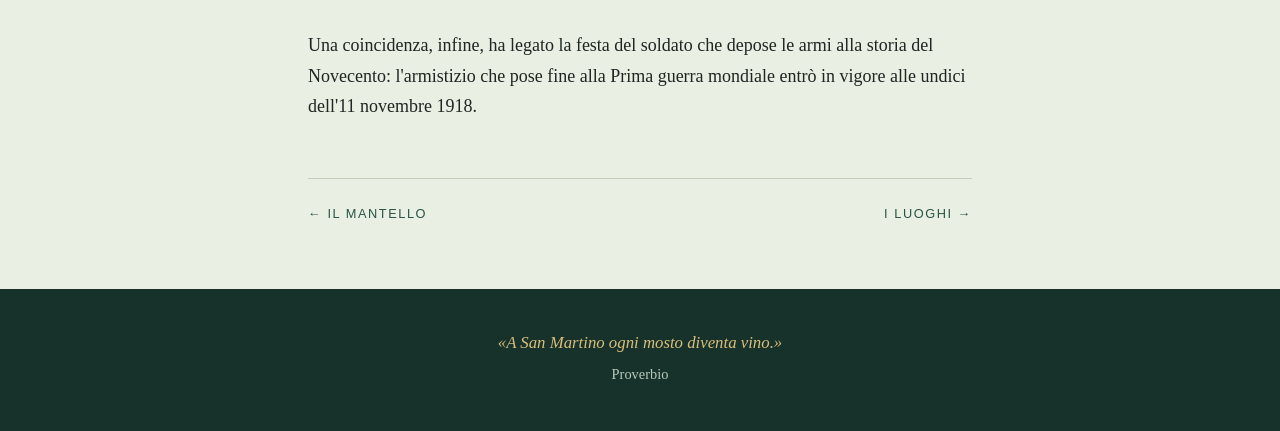
<file: tradizioni.html>
<!DOCTYPE html>
<html lang="it">
<head>
<meta charset="utf-8">
<meta name="viewport" content="width=device-width, initial-scale=1">
<title>L'11 novembre · San Martino di Tours</title>
<meta name="description" content="Le tradizioni di San Martino: l'estate di San Martino, il vino nuovo, la poesia di Carducci, fare San Martino, le oche, le lanterne, i patronati.">
<link rel="stylesheet" href="css/style.css">
</head>
<body>

<header class="testata">
  <div class="testata-interno">
    <a class="marchio" href="index.html">
      <svg viewBox="0 0 32 32" aria-hidden="true"><g fill="none" stroke="#d9bd7a" stroke-width="2" stroke-linecap="round" stroke-linejoin="round"><path d="M16 3v20M11 8h10M16 23l-2 4h4z"/><path d="M7 12c-2 6-2 11 0 16M25 12c2 6 2 11 0 16"/></g></svg>
      San Martino di Tours
    </a>
    <nav aria-label="Sezioni del sito">
      <ul class="menu">
        <li><a href="index.html">Home</a></li>
        <li><a href="vita.html">La vita</a></li>
        <li><a href="mantello.html">Il mantello</a></li>
        <li><a href="tradizioni.html" aria-current="page">L'11 novembre</a></li>
        <li><a href="luoghi.html">I luoghi</a></li>
      </ul>
    </nav>
  </div>
</header>

<main>
  <section class="titolo-pagina">
    <p class="sopratitolo">Parte terza</p>
    <h1>L'11 novembre</h1>
    <p class="occhiello">Il capodanno dei contadini: sole tiepido, vino nuovo e carri sulle strade.</p>
  </section>
  <div class="mosaico" aria-hidden="true"></div>

  <article class="colonna">

    <h2>Perché l'11 novembre</h2>
    <p class="capolettera">Dei santi si celebra di solito il giorno della morte. Martino fa
    eccezione: morì l'8 novembre, ma la festa cade l'11, giorno dei funerali a Tours. La data
    arrivava alla fine dell'annata agricola, a raccolti riposti e a semina compiuta, e il santo
    più amato dalle campagne d'Europa divenne così il patrono di un vero capodanno contadino, con
    i suoi conti da chiudere, i suoi banchetti e i suoi proverbi.</p>

    <h2>L'estate di San Martino</h2>
    <p>Nei giorni intorno all'11 novembre, dopo le prime gelate, capita spesso che torni per poco
    il bel tempo. La leggenda lo spiega con il mantello: appena Martino l'ebbe diviso, la pioggia
    cessò, le nubi si aprirono e l'aria si fece mite, come se il cielo volesse riparare lui dal
    freddo. È un dono breve, e i proverbi lo sanno: «L'estate di San Martino dura tre giorni e un
    pochino».</p>

    <h2>Il vino nuovo</h2>
    <p>A novembre la fermentazione è finita e si spillano le botti: «A San Martino ogni mosto
    diventa vino». Si assaggia il vino nuovo con le castagne arrostite, e Martino, che in vita fu
    un asceta, si ritrova patrono dei vignaioli e degli osti. Nel 1883 Giosuè Carducci fissò
    quell'atmosfera in dodici versi che generazioni di italiani hanno imparato a memoria.</p>
    <blockquote class="versi">
      <p>La nebbia a gl'irti colli<br>piovigginando sale,<br>e sotto il maestrale<br>urla e biancheggia il mar;</p>
      <p>ma per le vie del borgo<br>dal ribollir de' tini<br>va l'aspro odor de i vini<br>l'anime a rallegrar.</p>
      <p>Gira su' ceppi accesi<br>lo spiedo scoppiettando:<br>sta il cacciator fischiando<br>su l'uscio a rimirar</p>
      <p>tra le rossastre nubi<br>stormi d'uccelli neri,<br>com'esuli pensieri,<br>nel vespero migrar.</p>
      <cite>Giosuè Carducci, San Martino (Rime nuove)</cite>
    </blockquote>

    <h2>«Fare San Martino»</h2>
    <p>L'11 novembre scadevano i contratti agrari: affitti, mezzadrie, ingaggi dei salariati. Chi
    non era riconfermato doveva lasciare il podere quel giorno stesso, e le strade della pianura
    si riempivano di carri carichi di masserizie, di bambini e di galline. Per questo in gran
    parte dell'Italia settentrionale «fare San Martino» significa ancora oggi traslocare.</p>

    <h2>Le oche</h2>
    <p>Si racconta che Martino, per non essere fatto vescovo, si fosse nascosto in un recinto di
    oche, e che queste lo avessero tradito con i loro schiamazzi. Sulpicio Severo non ne sa nulla,
    ma la leggenda ha dato un'origine al piatto della festa: l'oca di San Martino, che in novembre
    è grassa al punto giusto, si mangia dalla Germania alla Svezia, dal Friuli alla Boemia.
    «Chi non mangia l'oca a San Martino non fa il becco di un quattrino», si diceva in Veneto.</p>

    <h2>Le lanterne</h2>
    <p>Nei paesi di lingua tedesca, nelle Fiandre e in Alto Adige la sera dell'11 novembre i
    bambini sfilano per le strade con lanterne di carta, cantando; spesso li precede un cavaliere
    dal mantello rosso, e la processione finisce davanti a un falò con la scena del mantello
    diviso.</p>

    <h2>Dolci di San Martino</h2>
    <p>A Venezia si regala ai bambini il <em>San Martino</em>, un grande biscotto di pasta frolla a
    forma di cavaliere con la spada, coperto di glassa e di confetti; i bambini, da parte loro,
    girano per calli e botteghe battendo pentole e coperchi e cantando la filastrocca del santo.
    A Palermo si preparano i biscotti di San Martino, duri e profumati di anice, da inzuppare nel
    moscato. Nel Salento la sera della festa è una lunga cena fra amici, con carne, castagne e
    vino nuovo.</p>

    <h2>La «quaresima di San Martino»</h2>
    <p>Nella Gallia del V secolo il vescovo Perpetuo di Tours stabilì un digiuno di tre giorni la
    settimana dalla festa di Martino fino al Natale. Da quella «quaresima di San Martino», lunga
    sei settimane, ha avuto origine il tempo di Avvento; il rito ambrosiano, a Milano, lo fa
    ancora cominciare la domenica dopo l'11 novembre. La festa era dunque anche l'ultimo giorno di
    abbondanza prima della penitenza, come il carnevale prima della Quaresima.</p>

    <aside class="nota">
      <h3>Di chi è patrono</h3>
      <ul>
        <li><strong>Dei soldati e dei cavalieri</strong>, per la sua prima vita: in Italia è
        patrono dell'Arma di Fanteria, in Vaticano della Guardia Svizzera.</li>
        <li><strong>Dei mendicanti, dei forestieri e dei sarti</strong>, per il mantello.</li>
        <li><strong>Dei vignaioli, dei vendemmiatori, degli osti e degli albergatori</strong>, per
        la data della festa.</li>
        <li><strong>Del volontariato</strong>, proclamato dai vescovi italiani nel 2021.</li>
        <li><strong>Della Francia e dell'Ungheria</strong>, e in Italia di centinaia di comuni:
        fra gli altri Belluno, Lucca (la cattedrale), Sesto Fiorentino, Lastra a Signa, Martina
        Franca.</li>
      </ul>
    </aside>

    <p>Una coincidenza, infine, ha legato la festa del soldato che depose le armi alla storia del
    Novecento: l'armistizio che pose fine alla Prima guerra mondiale entrò in vigore alle undici
    dell'11 novembre 1918.</p>

    <nav class="prosegui" aria-label="Pagine vicine">
      <a href="mantello.html">← Il mantello</a>
      <a class="avanti" href="luoghi.html">I luoghi →</a>
    </nav>
  </article>
</main>

<footer class="piede">
  <p class="motto">«A San Martino ogni mosto diventa vino.»</p>
  <p>Proverbio</p>
</footer>

</body>
</html>
</file>
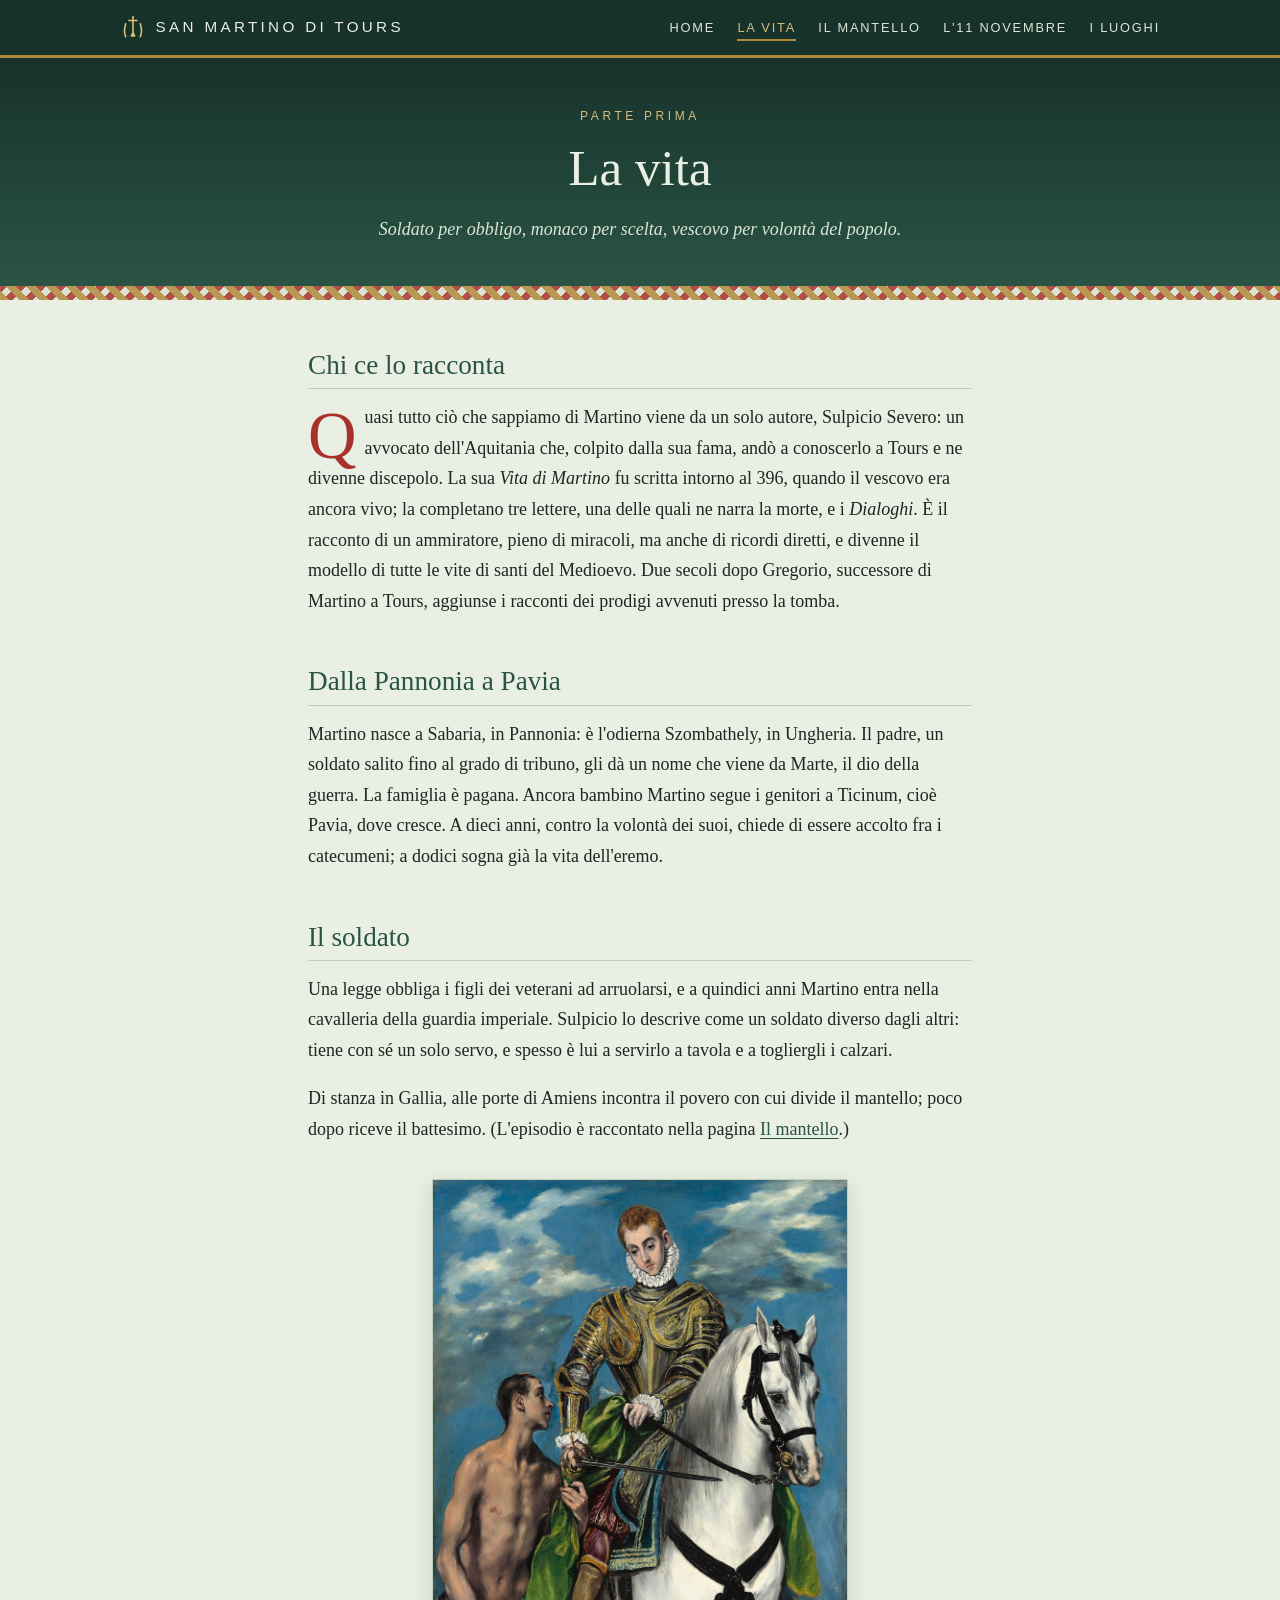
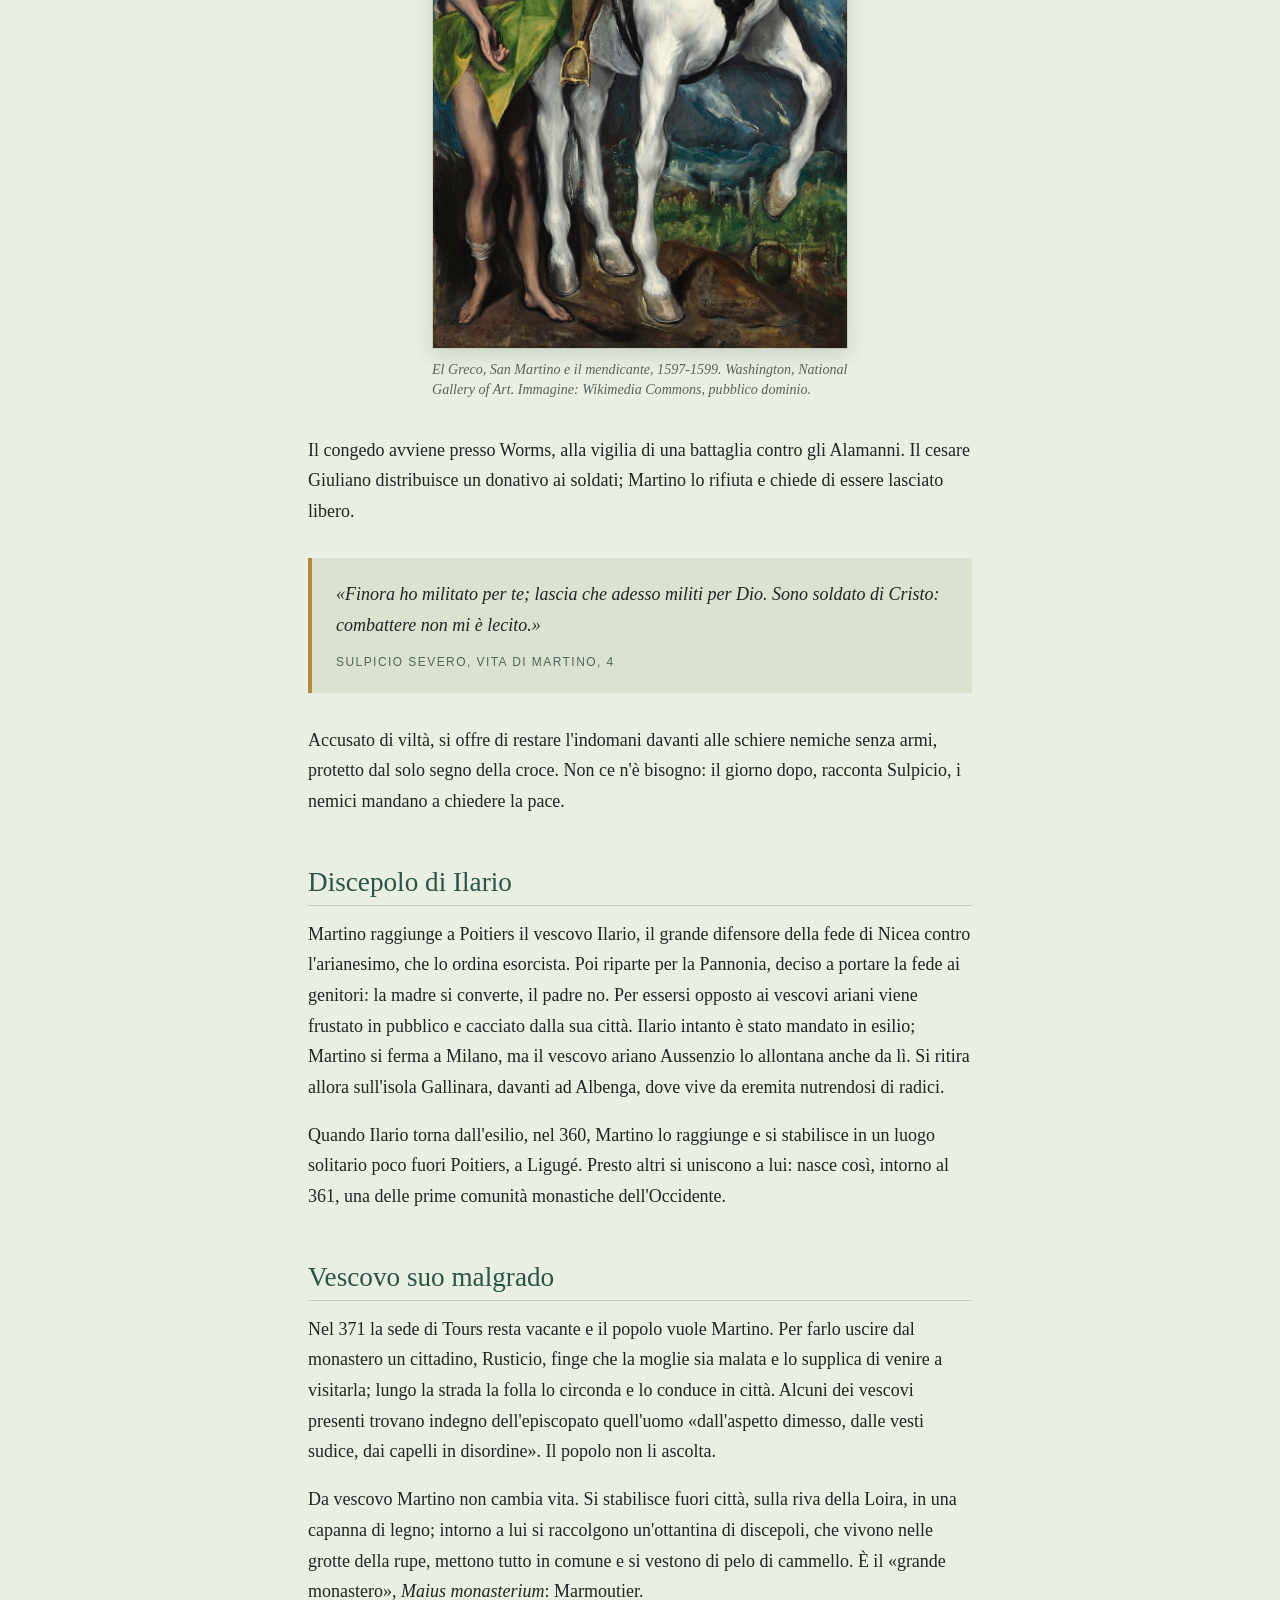
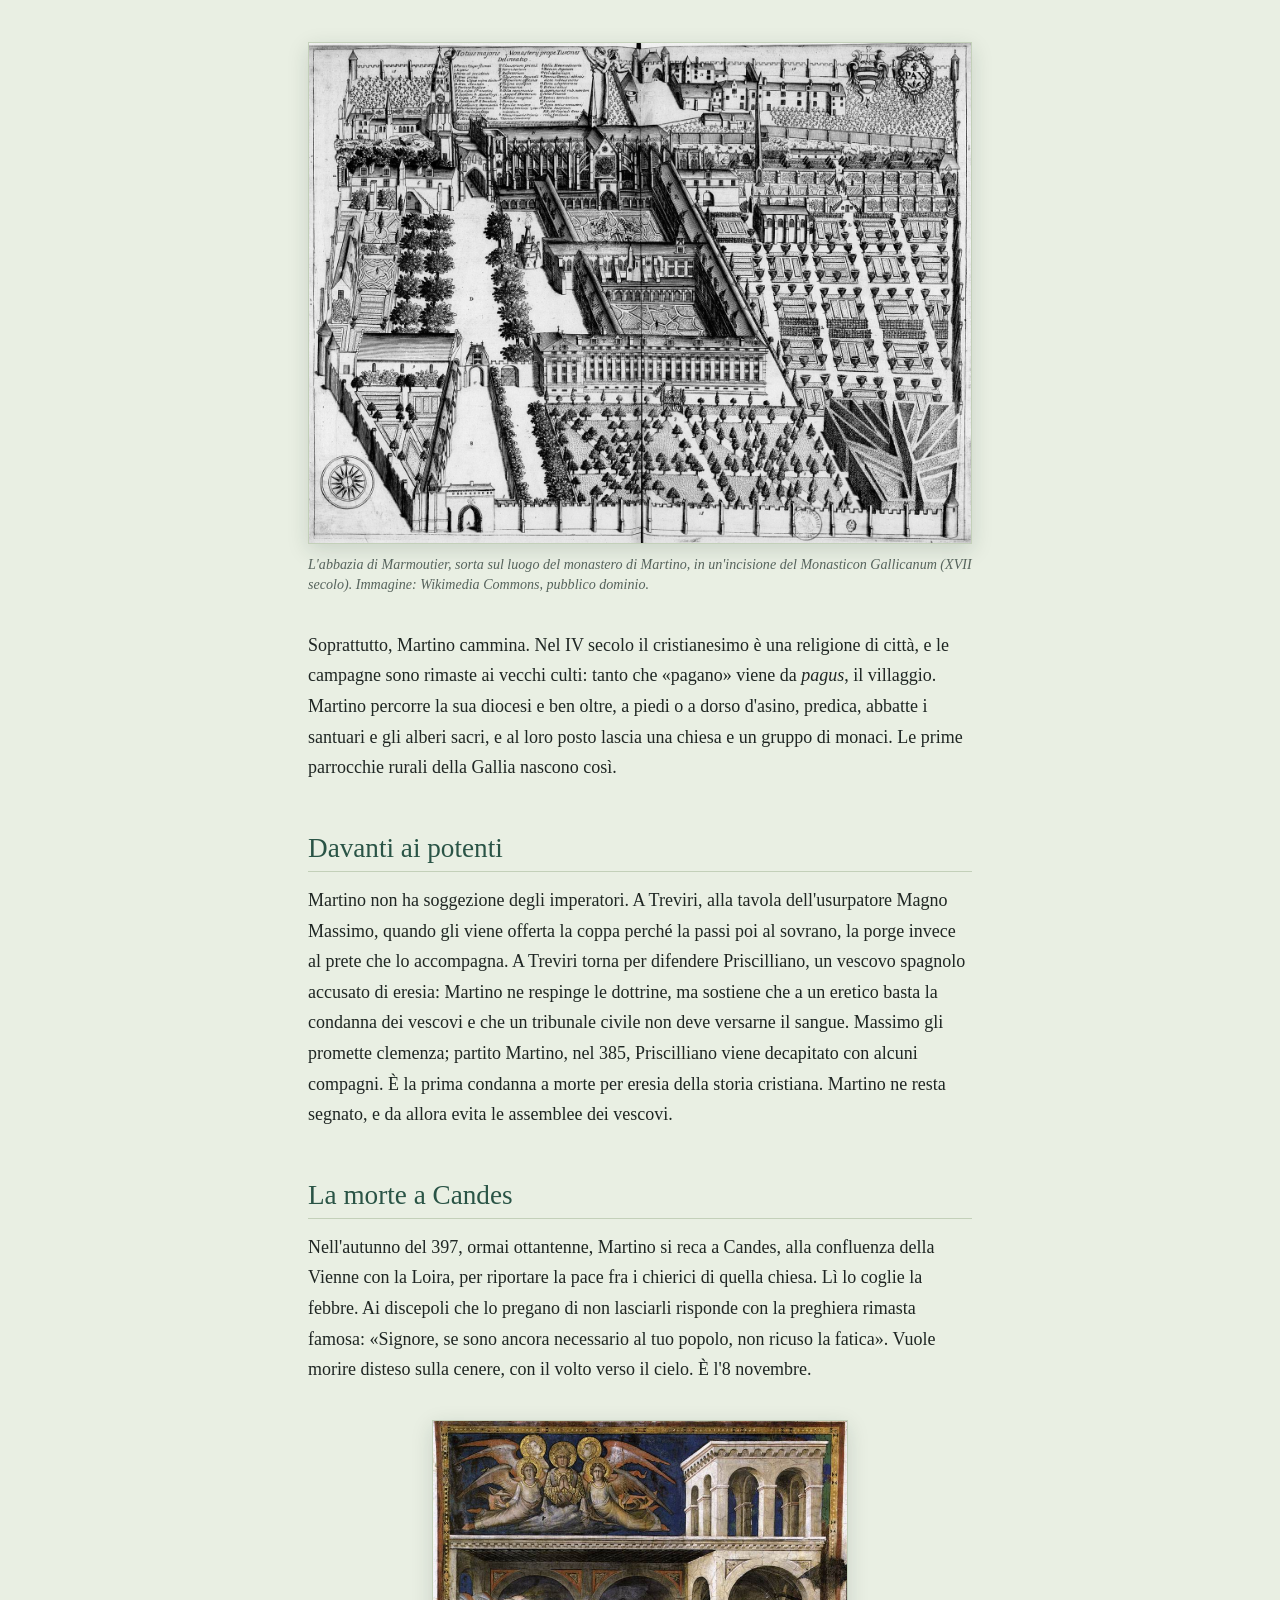
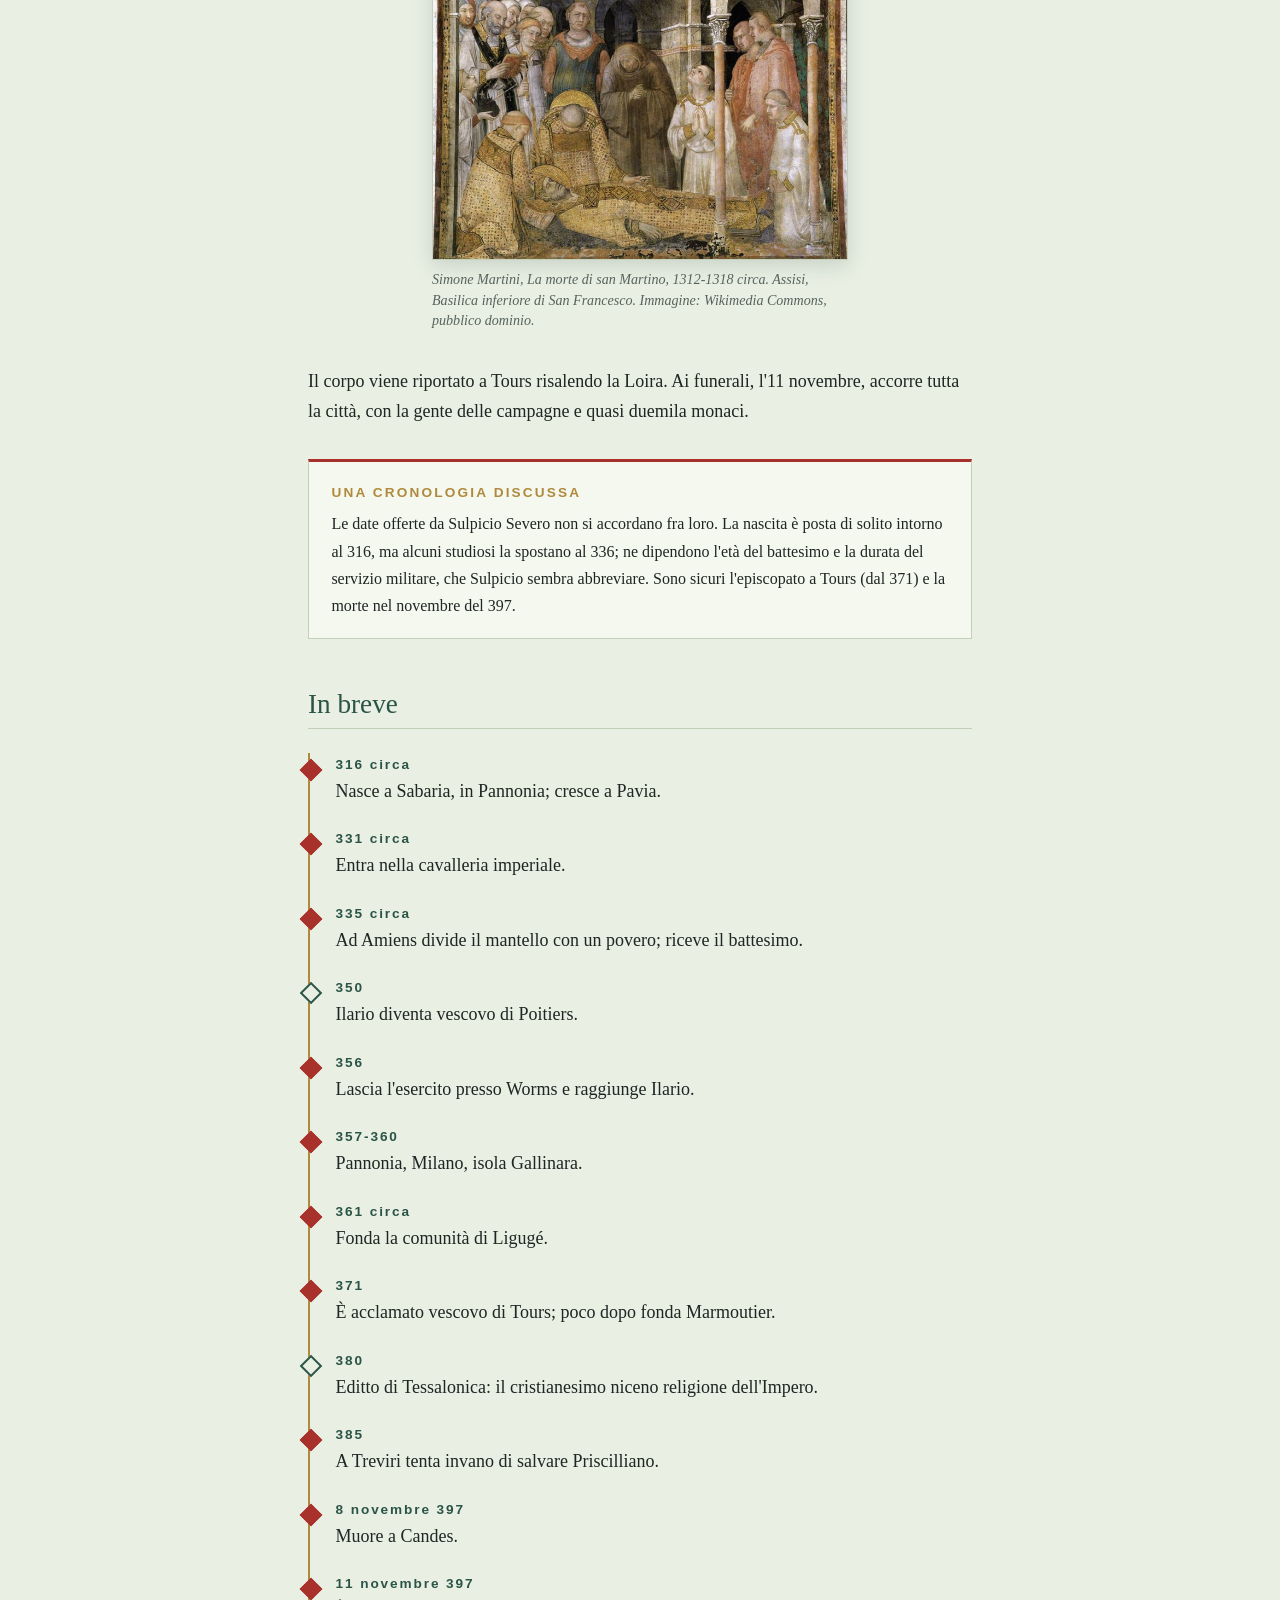
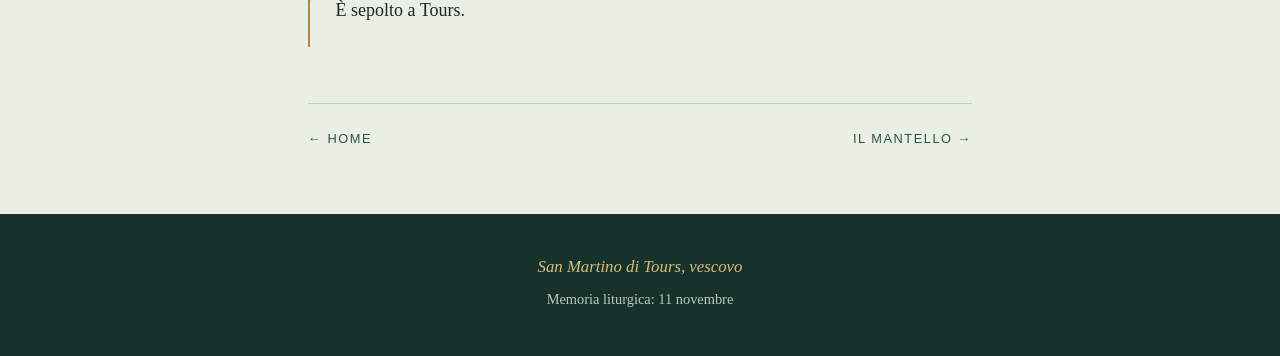
<file: vita.html>
<!DOCTYPE html>
<html lang="it">
<head>
<meta charset="utf-8">
<meta name="viewport" content="width=device-width, initial-scale=1">
<title>La vita · San Martino di Tours</title>
<meta name="description" content="La vita di san Martino di Tours secondo Sulpicio Severo: il soldato, il discepolo di Ilario, il monaco di Ligugé, il vescovo di Tours.">
<link rel="stylesheet" href="css/style.css">
</head>
<body>

<header class="testata">
  <div class="testata-interno">
    <a class="marchio" href="index.html">
      <svg viewBox="0 0 32 32" aria-hidden="true"><g fill="none" stroke="#d9bd7a" stroke-width="2" stroke-linecap="round" stroke-linejoin="round"><path d="M16 3v20M11 8h10M16 23l-2 4h4z"/><path d="M7 12c-2 6-2 11 0 16M25 12c2 6 2 11 0 16"/></g></svg>
      San Martino di Tours
    </a>
    <nav aria-label="Sezioni del sito">
      <ul class="menu">
        <li><a href="index.html">Home</a></li>
        <li><a href="vita.html" aria-current="page">La vita</a></li>
        <li><a href="mantello.html">Il mantello</a></li>
        <li><a href="tradizioni.html">L'11 novembre</a></li>
        <li><a href="luoghi.html">I luoghi</a></li>
      </ul>
    </nav>
  </div>
</header>

<main>
  <section class="titolo-pagina">
    <p class="sopratitolo">Parte prima</p>
    <h1>La vita</h1>
    <p class="occhiello">Soldato per obbligo, monaco per scelta, vescovo per volontà del popolo.</p>
  </section>
  <div class="mosaico" aria-hidden="true"></div>

  <article class="colonna">

    <h2>Chi ce lo racconta</h2>
    <p class="capolettera">Quasi tutto ciò che sappiamo di Martino viene da un solo autore, Sulpicio
    Severo: un avvocato dell'Aquitania che, colpito dalla sua fama, andò a conoscerlo a Tours e ne
    divenne discepolo. La sua <em>Vita di Martino</em> fu scritta intorno al 396, quando il vescovo
    era ancora vivo; la completano tre lettere, una delle quali ne narra la morte, e i
    <em>Dialoghi</em>. È il racconto di un ammiratore, pieno di miracoli, ma anche di ricordi
    diretti, e divenne il modello di tutte le vite di santi del Medioevo. Due secoli dopo Gregorio,
    successore di Martino a Tours, aggiunse i racconti dei prodigi avvenuti presso la tomba.</p>

    <h2>Dalla Pannonia a Pavia</h2>
    <p>Martino nasce a Sabaria, in Pannonia: è l'odierna Szombathely, in Ungheria. Il padre, un
    soldato salito fino al grado di tribuno, gli dà un nome che viene da Marte, il dio della guerra.
    La famiglia è pagana. Ancora bambino Martino segue i genitori a Ticinum, cioè Pavia, dove
    cresce. A dieci anni, contro la volontà dei suoi, chiede di essere accolto fra i catecumeni; a
    dodici sogna già la vita dell'eremo.</p>

    <h2>Il soldato</h2>
    <p>Una legge obbliga i figli dei veterani ad arruolarsi, e a quindici anni Martino entra nella
    cavalleria della guardia imperiale. Sulpicio lo descrive come un soldato diverso dagli altri:
    tiene con sé un solo servo, e spesso è lui a servirlo a tavola e a togliergli i calzari.</p>
    <p>Di stanza in Gallia, alle porte di Amiens incontra il povero con cui divide il mantello;
    poco dopo riceve il battesimo. (L'episodio è raccontato nella pagina
    <a href="mantello.html">Il mantello</a>.)</p>
    <figure class="figura stretta">
      <img src="img/elgreco.jpg" width="863" height="1600" loading="lazy"
        alt="Dipinto: Martino in armatura dorata su un cavallo bianco divide il mantello verde con un giovane mendicante nudo, in piedi accanto a lui; sullo sfondo il cielo e la città di Toledo.">
      <figcaption>El Greco, <em>San Martino e il mendicante</em>, 1597-1599. Washington, National Gallery of Art. Immagine: Wikimedia Commons, pubblico dominio.</figcaption>
    </figure>
    <p>Il congedo avviene presso Worms, alla vigilia di una battaglia contro gli Alamanni. Il
    cesare Giuliano distribuisce un donativo ai soldati; Martino lo rifiuta e chiede di essere
    lasciato libero.</p>
    <blockquote class="citazione">
      <p>«Finora ho militato per te; lascia che adesso militi per Dio. Sono soldato di Cristo:
      combattere non mi è lecito.»</p>
      <cite>Sulpicio Severo, Vita di Martino, 4</cite>
    </blockquote>
    <p>Accusato di viltà, si offre di restare l'indomani davanti alle schiere nemiche senza armi,
    protetto dal solo segno della croce. Non ce n'è bisogno: il giorno dopo, racconta Sulpicio, i
    nemici mandano a chiedere la pace.</p>

    <h2>Discepolo di Ilario</h2>
    <p>Martino raggiunge a Poitiers il vescovo Ilario, il grande difensore della fede di Nicea
    contro l'arianesimo, che lo ordina esorcista. Poi riparte per la Pannonia, deciso a portare la
    fede ai genitori: la madre si converte, il padre no. Per essersi opposto ai vescovi ariani
    viene frustato in pubblico e cacciato dalla sua città. Ilario intanto è stato mandato in
    esilio; Martino si ferma a Milano, ma il vescovo ariano Aussenzio lo allontana anche da lì.
    Si ritira allora sull'isola Gallinara, davanti ad Albenga, dove vive da eremita nutrendosi di
    radici.</p>
    <p>Quando Ilario torna dall'esilio, nel 360, Martino lo raggiunge e si stabilisce in un luogo
    solitario poco fuori Poitiers, a Ligugé. Presto altri si uniscono a lui: nasce così, intorno al
    361, una delle prime comunità monastiche dell'Occidente.</p>

    <h2>Vescovo suo malgrado</h2>
    <p>Nel 371 la sede di Tours resta vacante e il popolo vuole Martino. Per farlo uscire dal
    monastero un cittadino, Rusticio, finge che la moglie sia malata e lo supplica di venire a
    visitarla; lungo la strada la folla lo circonda e lo conduce in città. Alcuni dei vescovi
    presenti trovano indegno dell'episcopato quell'uomo «dall'aspetto dimesso, dalle vesti sudice,
    dai capelli in disordine». Il popolo non li ascolta.</p>
    <p>Da vescovo Martino non cambia vita. Si stabilisce fuori città, sulla riva della Loira, in
    una capanna di legno; intorno a lui si raccolgono un'ottantina di discepoli, che vivono nelle
    grotte della rupe, mettono tutto in comune e si vestono di pelo di cammello. È il «grande
    monastero», <em>Maius monasterium</em>: Marmoutier.</p>
    <figure class="figura">
      <img src="img/marmoutier.jpg" width="1600" height="1209" loading="lazy"
        alt="Incisione a volo d'uccello: i chiostri, la grande chiesa e gli orti dell'abbazia di Marmoutier, chiusi da un muro di cinta.">
      <figcaption>L'abbazia di Marmoutier, sorta sul luogo del monastero di Martino, in un'incisione del <em>Monasticon Gallicanum</em> (XVII secolo). Immagine: Wikimedia Commons, pubblico dominio.</figcaption>
    </figure>
    <p>Soprattutto, Martino cammina. Nel IV secolo il cristianesimo è una religione di città, e le
    campagne sono rimaste ai vecchi culti: tanto che «pagano» viene da <em>pagus</em>, il villaggio.
    Martino percorre la sua diocesi e ben oltre, a piedi o a dorso d'asino, predica, abbatte i
    santuari e gli alberi sacri, e al loro posto lascia una chiesa e un gruppo di monaci. Le prime
    parrocchie rurali della Gallia nascono così.</p>

    <h2>Davanti ai potenti</h2>
    <p>Martino non ha soggezione degli imperatori. A Treviri, alla tavola dell'usurpatore Magno
    Massimo, quando gli viene offerta la coppa perché la passi poi al sovrano, la porge invece al
    prete che lo accompagna. A Treviri torna per difendere Priscilliano, un vescovo spagnolo
    accusato di eresia: Martino ne respinge le dottrine, ma sostiene che a un eretico basta la
    condanna dei vescovi e che un tribunale civile non deve versarne il sangue. Massimo gli
    promette clemenza; partito Martino, nel 385, Priscilliano viene decapitato con alcuni compagni.
    È la prima condanna a morte per eresia della storia cristiana. Martino ne resta segnato, e da
    allora evita le assemblee dei vescovi.</p>

    <h2>La morte a Candes</h2>
    <p>Nell'autunno del 397, ormai ottantenne, Martino si reca a Candes, alla confluenza della
    Vienne con la Loira, per riportare la pace fra i chierici di quella chiesa. Lì lo coglie la
    febbre. Ai discepoli che lo pregano di non lasciarli risponde con la preghiera rimasta famosa:
    «Signore, se sono ancora necessario al tuo popolo, non ricuso la fatica». Vuole morire disteso
    sulla cenere, con il volto verso il cielo. È l'8 novembre.</p>
    <figure class="figura stretta">
      <img src="img/morte.jpg" width="1514" height="1600" loading="lazy"
        alt="Affresco: Martino morente disteso a terra, circondato da monaci e chierici in preghiera; in alto gli angeli ne portano l'anima in cielo.">
      <figcaption>Simone Martini, <em>La morte di san Martino</em>, 1312-1318 circa. Assisi, Basilica inferiore di San Francesco. Immagine: Wikimedia Commons, pubblico dominio.</figcaption>
    </figure>
    <p>Il corpo viene riportato a Tours risalendo la Loira. Ai funerali, l'11 novembre, accorre
    tutta la città, con la gente delle campagne e quasi duemila monaci.</p>

    <aside class="nota">
      <h3>Una cronologia discussa</h3>
      <p>Le date offerte da Sulpicio Severo non si accordano fra loro. La nascita è posta di solito
      intorno al 316, ma alcuni studiosi la spostano al 336; ne dipendono l'età del battesimo e la
      durata del servizio militare, che Sulpicio sembra abbreviare. Sono sicuri l'episcopato a
      Tours (dal 371) e la morte nel novembre del 397.</p>
    </aside>

    <h2>In breve</h2>
    <ol class="cronologia">
      <li class="martino"><span class="anno">316 circa</span> Nasce a Sabaria, in Pannonia; cresce a Pavia.</li>
      <li class="martino"><span class="anno">331 circa</span> Entra nella cavalleria imperiale.</li>
      <li class="martino"><span class="anno">335 circa</span> Ad Amiens divide il mantello con un povero; riceve il battesimo.</li>
      <li><span class="anno">350</span> Ilario diventa vescovo di Poitiers.</li>
      <li class="martino"><span class="anno">356</span> Lascia l'esercito presso Worms e raggiunge Ilario.</li>
      <li class="martino"><span class="anno">357-360</span> Pannonia, Milano, isola Gallinara.</li>
      <li class="martino"><span class="anno">361 circa</span> Fonda la comunità di Ligugé.</li>
      <li class="martino"><span class="anno">371</span> È acclamato vescovo di Tours; poco dopo fonda Marmoutier.</li>
      <li><span class="anno">380</span> Editto di Tessalonica: il cristianesimo niceno religione dell'Impero.</li>
      <li class="martino"><span class="anno">385</span> A Treviri tenta invano di salvare Priscilliano.</li>
      <li class="martino"><span class="anno">8 novembre 397</span> Muore a Candes.</li>
      <li class="martino"><span class="anno">11 novembre 397</span> È sepolto a Tours.</li>
    </ol>

    <nav class="prosegui" aria-label="Pagine vicine">
      <a href="index.html">← Home</a>
      <a class="avanti" href="mantello.html">Il mantello →</a>
    </nav>
  </article>
</main>

<footer class="piede">
  <p class="motto">San Martino di Tours, vescovo</p>
  <p>Memoria liturgica: 11 novembre</p>
</footer>

</body>
</html>
</file>
<file: css/style.css>
/* San Martino di Tours — foglio di stile
   Palette: verde bosco, rosso del mantello, oro; fondo verde salvia chiaro. */

:root {
  --carta: #e9efe3;
  --carta-2: #d9e3d0;
  --inchiostro: #1f2623;
  --tenue: #56635c;
  --verde: #2a5446;
  --verde-scuro: #17322a;
  --oro: #b08a3c;
  --oro-chiaro: #d9bd7a;
  --linea: #c3d0b9;
  --mantello: #a8322b;
  --serif: "Iowan Old Style", "Palatino Linotype", Palatino, "Book Antiqua", Georgia, serif;
  --maiuscole: "Optima", "Gill Sans", "Trebuchet MS", sans-serif;
}

* { box-sizing: border-box; }

html { scroll-behavior: smooth; }

body {
  margin: 0;
  background: var(--carta);
  color: var(--inchiostro);
  font-family: var(--serif);
  font-size: 1.125rem;
  line-height: 1.7;
  -webkit-font-smoothing: antialiased;
}

a { color: var(--verde); text-underline-offset: 3px; }
a:hover { color: var(--mantello); }

/* ---------- Testata ---------- */

.testata {
  background: var(--verde-scuro);
  color: var(--carta);
  border-bottom: 3px solid var(--oro);
}

.testata-interno {
  max-width: 1080px;
  margin: 0 auto;
  padding: 0.9rem 1.25rem;
  display: flex;
  flex-wrap: wrap;
  align-items: center;
  justify-content: space-between;
  gap: 0.5rem 2rem;
}

.marchio {
  color: var(--carta);
  text-decoration: none;
  font-family: var(--maiuscole);
  letter-spacing: 0.22em;
  text-transform: uppercase;
  font-size: 0.95rem;
  display: flex;
  align-items: center;
  gap: 0.6rem;
}
.marchio:hover { color: var(--oro-chiaro); }
.marchio svg { width: 26px; height: 26px; flex: none; }

.menu {
  display: flex;
  flex-wrap: wrap;
  gap: 0.25rem 1.4rem;
  list-style: none;
  margin: 0;
  padding: 0;
  font-family: var(--maiuscole);
  font-size: 0.8rem;
  letter-spacing: 0.14em;
  text-transform: uppercase;
}
.menu a {
  color: #dbe6d6;
  text-decoration: none;
  padding: 0.3rem 0;
  border-bottom: 2px solid transparent;
}
.menu a:hover,
.menu a[aria-current="page"] {
  color: var(--oro-chiaro);
  border-bottom-color: var(--oro);
}

/* ---------- Fascia a mosaico ---------- */

.mosaico {
  height: 14px;
  background:
    repeating-linear-gradient(45deg, var(--oro) 0 7px, transparent 7px 14px),
    repeating-linear-gradient(-45deg, var(--mantello) 0 7px, var(--carta-2) 7px 14px);
  opacity: 0.85;
}

/* ---------- Copertina (home) ---------- */

.copertina {
  background:
    radial-gradient(ellipse at 50% 0%, rgba(217, 189, 122, 0.22), transparent 60%),
    linear-gradient(var(--verde-scuro), var(--verde));
  color: var(--carta);
  text-align: center;
  padding: 4.5rem 1.25rem 4rem;
}
.copertina .sopratitolo {
  font-family: var(--maiuscole);
  letter-spacing: 0.3em;
  text-transform: uppercase;
  font-size: 0.8rem;
  color: var(--oro-chiaro);
  margin: 0 0 1.2rem;
}
.copertina h1 {
  font-size: clamp(2.6rem, 8vw, 5.2rem);
  line-height: 1.05;
  font-weight: 400;
  margin: 0;
  letter-spacing: 0.02em;
}
.copertina .date {
  font-style: italic;
  color: #dbe6d6;
  margin: 1rem 0 0;
}
.copertina blockquote {
  max-width: 40rem;
  margin: 2.5rem auto 0;
  padding-top: 2rem;
  border-top: 1px solid rgba(217, 189, 122, 0.5);
  font-size: 1.3rem;
  font-style: italic;
  line-height: 1.5;
}
.copertina cite {
  display: block;
  margin-top: 0.8rem;
  font-style: normal;
  font-family: var(--maiuscole);
  font-size: 0.75rem;
  letter-spacing: 0.16em;
  text-transform: uppercase;
  color: var(--oro-chiaro);
}

/* ---------- Titolo delle pagine interne ---------- */

.titolo-pagina {
  background: linear-gradient(var(--verde-scuro), var(--verde));
  color: var(--carta);
  padding: 3rem 1.25rem 2.6rem;
  text-align: center;
}
.titolo-pagina .sopratitolo {
  font-family: var(--maiuscole);
  letter-spacing: 0.3em;
  text-transform: uppercase;
  font-size: 0.75rem;
  color: var(--oro-chiaro);
  margin: 0 0 0.8rem;
}
.titolo-pagina h1 {
  font-size: clamp(2rem, 5.5vw, 3.2rem);
  font-weight: 400;
  line-height: 1.15;
  margin: 0;
}
.titolo-pagina p.occhiello {
  max-width: 38rem;
  margin: 1rem auto 0;
  font-style: italic;
  color: #dbe6d6;
}

/* ---------- Contenuto ---------- */

main { display: block; }

.colonna {
  max-width: 44rem;
  margin: 0 auto;
  padding: 3rem 1.25rem 4rem;
}
.larga { max-width: 1080px; }

.colonna h2 {
  font-size: 1.7rem;
  font-weight: 400;
  color: var(--verde);
  line-height: 1.25;
  margin: 3rem 0 0.8rem;
  padding-bottom: 0.4rem;
  border-bottom: 1px solid var(--linea);
}
.colonna h2:first-child { margin-top: 0; }
.colonna h3 {
  font-family: var(--maiuscole);
  font-size: 0.85rem;
  letter-spacing: 0.16em;
  text-transform: uppercase;
  color: var(--oro);
  margin: 2rem 0 0.4rem;
}
.colonna p { margin: 0 0 1.1rem; }

.capolettera::first-letter {
  float: left;
  font-size: 4.2rem;
  line-height: 0.82;
  padding: 0.35rem 0.5rem 0 0;
  color: var(--mantello);
}

.citazione {
  margin: 2rem 0;
  padding: 1.3rem 1.5rem;
  background: var(--carta-2);
  border-left: 4px solid var(--oro);
  font-style: italic;
}
.citazione p { margin: 0; }
.citazione .latino {
  display: block;
  font-size: 0.95rem;
  color: var(--tenue);
  margin-top: 0.6rem;
}
.citazione cite {
  display: block;
  margin-top: 0.7rem;
  font-style: normal;
  font-family: var(--maiuscole);
  font-size: 0.75rem;
  letter-spacing: 0.12em;
  text-transform: uppercase;
  color: var(--tenue);
}

.nota {
  margin: 2rem 0;
  padding: 1.2rem 1.4rem;
  border: 1px solid var(--linea);
  border-top: 3px solid var(--mantello);
  background: #f4f8ef;
  font-size: 1rem;
}
.nota h3 { margin-top: 0; }
.nota p:last-child, .nota ul:last-child { margin-bottom: 0; }
.nota ul { padding-left: 1.2rem; margin: 0 0 1rem; }
.nota li { margin-bottom: 0.4rem; }

/* ---------- Immagini ---------- */

.figura { margin: 2.2rem 0; }
.figura img {
  display: block;
  width: 100%;
  height: auto;
  border: 1px solid var(--linea);
  box-shadow: 0 6px 20px rgba(23, 50, 42, 0.15);
}
.figura figcaption {
  margin-top: 0.6rem;
  font-size: 0.88rem;
  line-height: 1.45;
  color: var(--tenue);
  font-style: italic;
}
.figura.stretta { max-width: 26rem; margin-left: auto; margin-right: auto; }
.figura.destra {
  float: right;
  width: 15rem;
  margin: 0.4rem 0 1rem 1.8rem;
}
.figura.destra img { border: 0; box-shadow: none; }
.figura.ampia { margin-top: 3rem; }

@media (max-width: 640px) {
  .figura.destra { float: none; width: 13rem; margin: 0 auto 1.5rem; }
}

.figura.media { max-width: 36rem; margin-left: auto; margin-right: auto; }

.coppia {
  display: grid;
  grid-template-columns: 1fr 1fr;
  gap: 1.2rem;
  align-items: start;
  margin: 2.2rem 0;
}
.coppia .figura { margin: 0; }
@media (max-width: 560px) { .coppia { grid-template-columns: 1fr; } }

.versi {
  margin: 2rem auto;
  padding: 1.4rem 1.6rem;
  max-width: 24rem;
  background: var(--carta-2);
  border-left: 4px solid var(--mantello);
  font-style: italic;
  line-height: 1.55;
}
.versi p { margin: 0 0 1rem; }
.versi p:last-of-type { margin-bottom: 0; }
.versi cite {
  display: block;
  margin-top: 0.9rem;
  font-style: normal;
  font-family: var(--maiuscole);
  font-size: 0.75rem;
  letter-spacing: 0.12em;
  text-transform: uppercase;
  color: var(--tenue);
}

.luoghi { list-style: none; margin: 1.2rem 0 2rem; padding: 0; }
.luoghi li {
  padding: 0.9rem 0 0.9rem 1.1rem;
  border-left: 3px solid var(--oro);
  margin-bottom: 0.9rem;
  background: #f4f8ef;
}
.luoghi strong { color: var(--verde); }

/* ---------- Schede (home) ---------- */

.schede {
  display: grid;
  grid-template-columns: repeat(auto-fit, minmax(230px, 1fr));
  gap: 1.25rem;
  margin: 2.5rem 0 0;
}
.scheda {
  display: block;
  padding: 1.5rem 1.4rem 1.6rem;
  background: #f4f8ef;
  border: 1px solid var(--linea);
  border-top: 3px solid var(--oro);
  color: inherit;
  text-decoration: none;
  transition: transform 0.15s ease, box-shadow 0.15s ease;
}
.scheda:hover {
  color: inherit;
  transform: translateY(-3px);
  box-shadow: 0 8px 22px rgba(23, 50, 42, 0.13);
}
.scheda .numero {
  font-family: var(--maiuscole);
  font-size: 0.75rem;
  letter-spacing: 0.2em;
  color: var(--oro);
}
.scheda h2 {
  border: 0;
  margin: 0.3rem 0 0.5rem;
  padding: 0;
  font-size: 1.4rem;
}
.scheda p { margin: 0; font-size: 1rem; line-height: 1.55; color: var(--tenue); }

.dati {
  display: grid;
  grid-template-columns: repeat(auto-fit, minmax(170px, 1fr));
  gap: 1rem;
  margin: 3rem 0 0;
  padding: 1.6rem 0;
  border-top: 1px solid var(--linea);
  border-bottom: 1px solid var(--linea);
  text-align: center;
}
.dati dt {
  font-family: var(--maiuscole);
  font-size: 0.7rem;
  letter-spacing: 0.18em;
  text-transform: uppercase;
  color: var(--tenue);
}
.dati dd { margin: 0.2rem 0 0; font-size: 1.15rem; color: var(--verde); }

/* ---------- Cronologia ---------- */

.cronologia {
  list-style: none;
  margin: 1.5rem 0 2rem;
  padding: 0;
  border-left: 2px solid var(--oro);
}
.cronologia li {
  position: relative;
  padding: 0 0 1.3rem 1.6rem;
}
.cronologia li::before {
  content: "";
  position: absolute;
  left: -7px;
  top: 0.55rem;
  width: 12px;
  height: 12px;
  background: var(--carta);
  border: 2px solid var(--verde);
  transform: rotate(45deg);
}
.cronologia li.martino::before { background: var(--mantello); border-color: var(--mantello); }
.cronologia .anno {
  display: block;
  font-family: var(--maiuscole);
  font-size: 0.85rem;
  letter-spacing: 0.14em;
  color: var(--verde);
  font-weight: 600;
}

/* ---------- Navigazione fra le pagine ---------- */

.prosegui {
  display: flex;
  justify-content: space-between;
  flex-wrap: wrap;
  gap: 1rem;
  margin-top: 3.5rem;
  padding-top: 1.5rem;
  border-top: 1px solid var(--linea);
  font-family: var(--maiuscole);
  font-size: 0.8rem;
  letter-spacing: 0.12em;
  text-transform: uppercase;
}
.prosegui a { text-decoration: none; }
.prosegui .avanti { margin-left: auto; }

/* ---------- Piè di pagina ---------- */

.piede {
  background: var(--verde-scuro);
  color: #b9c9bd;
  text-align: center;
  padding: 2.2rem 1.25rem 2.5rem;
  font-size: 0.9rem;
}
.piede p { margin: 0.3rem 0; }
.piede .motto {
  font-style: italic;
  color: var(--oro-chiaro);
  font-size: 1.05rem;
}

@media (max-width: 640px) {
  body { font-size: 1.05rem; }
  .testata-interno { justify-content: center; text-align: center; }
  .menu { justify-content: center; }
  .copertina { padding: 3rem 1.25rem; }
  .copertina blockquote { font-size: 1.15rem; }
}

@media print {
  .testata, .mosaico, .prosegui, .piede { display: none; }
  .copertina, .titolo-pagina { background: none; color: #000; padding: 1rem 0; }
  body { background: #fff; }
}
</file>
